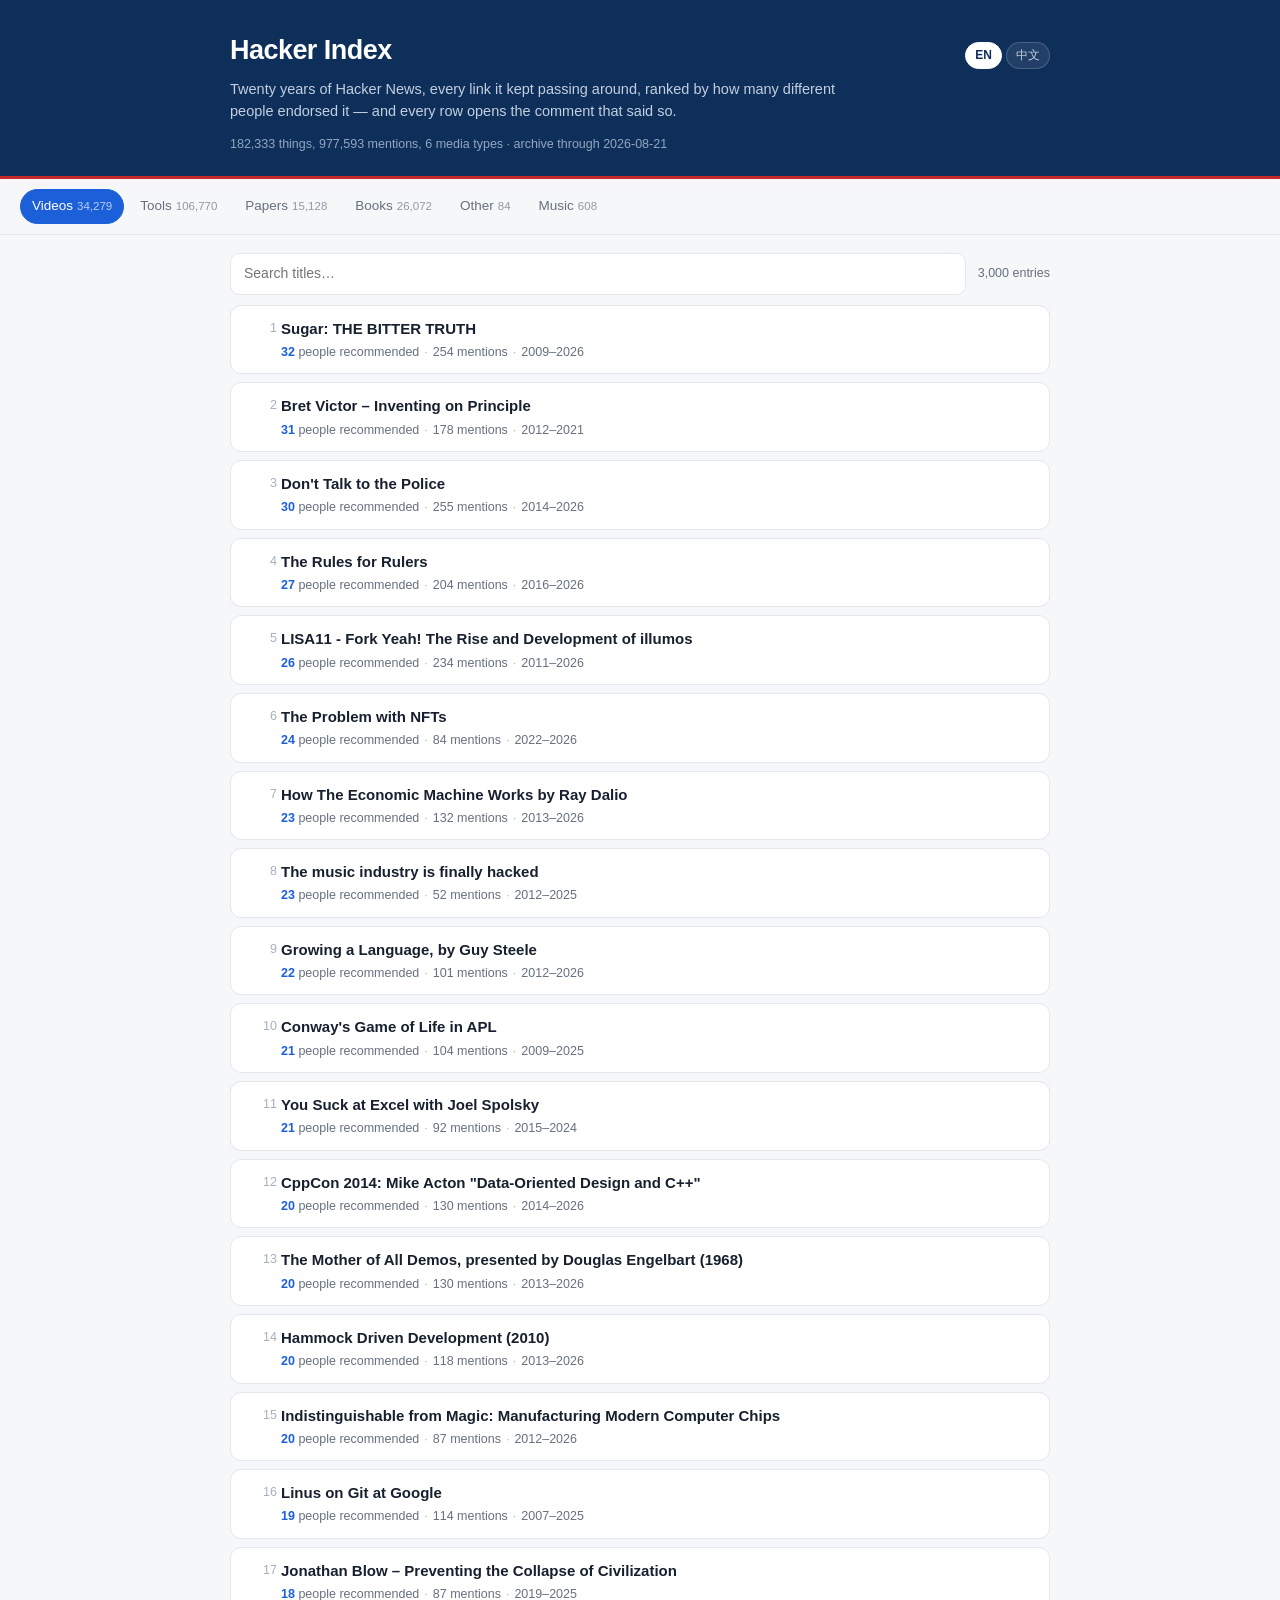
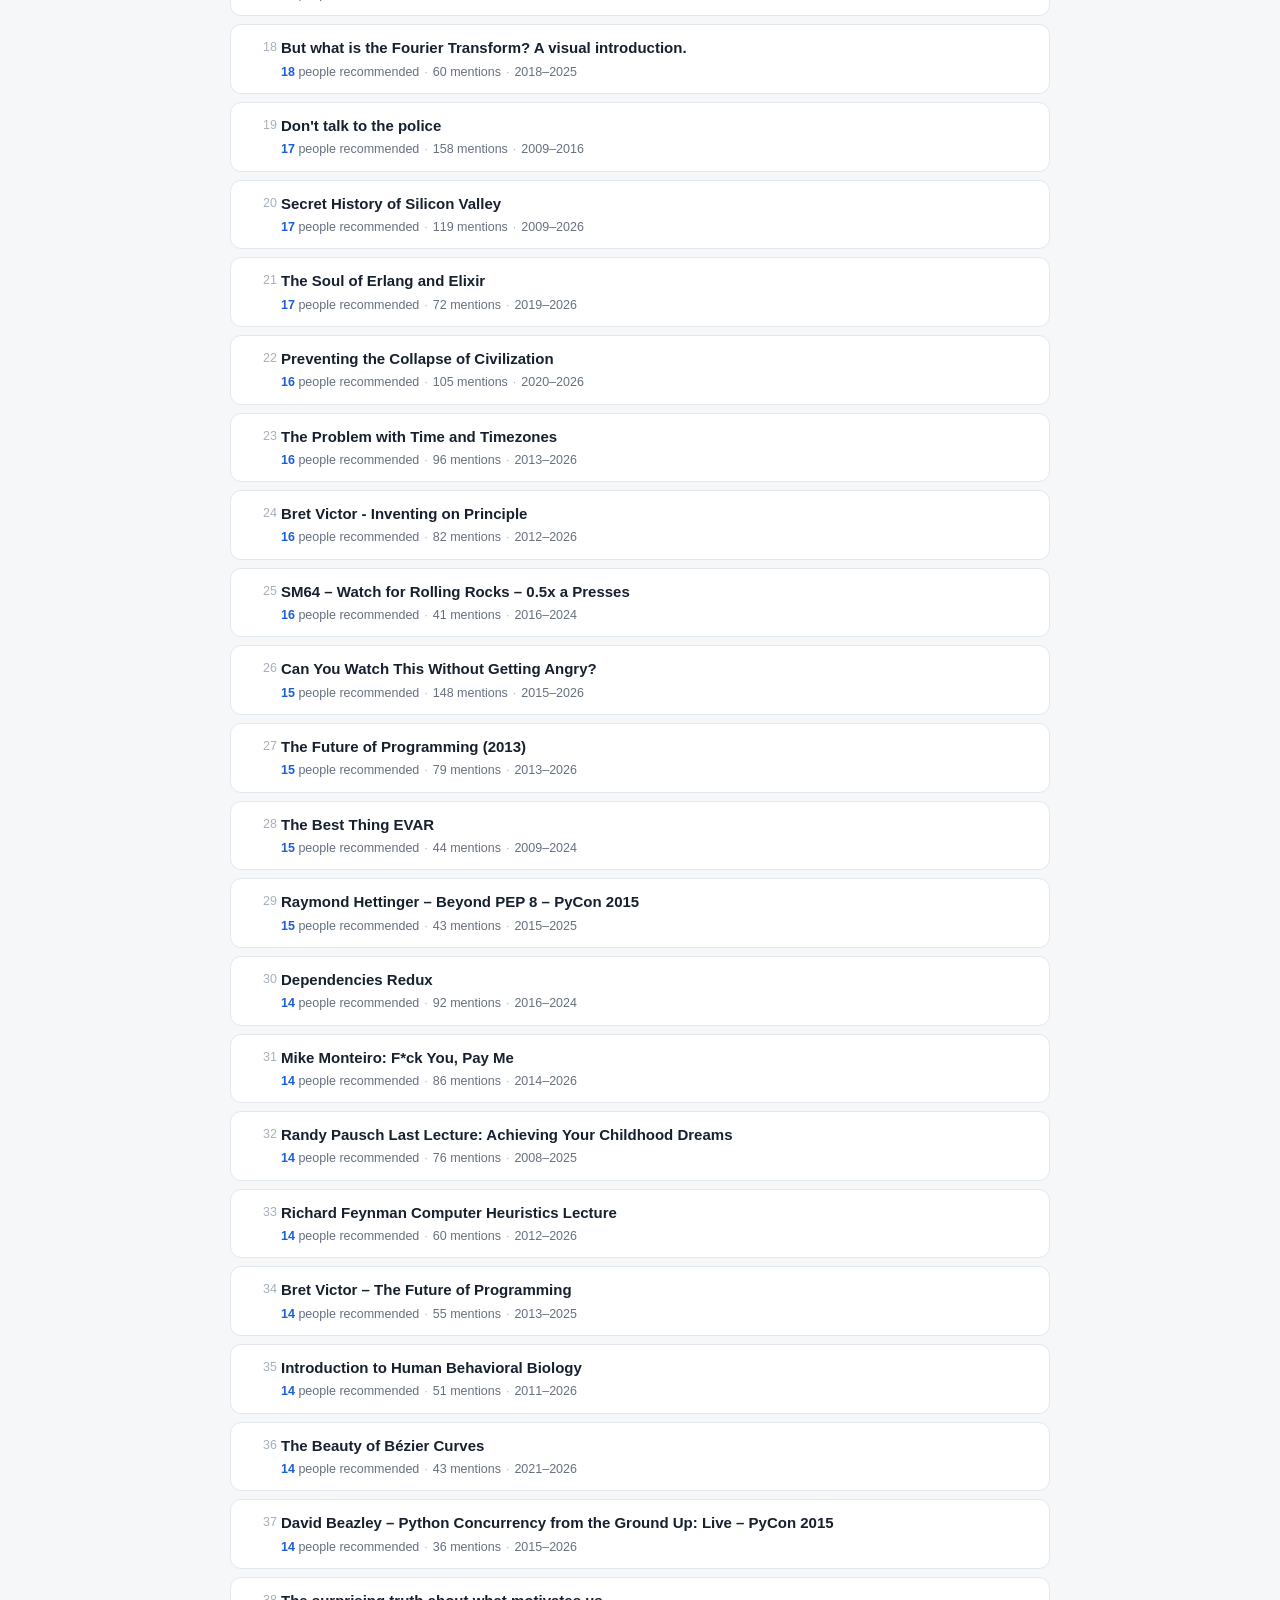
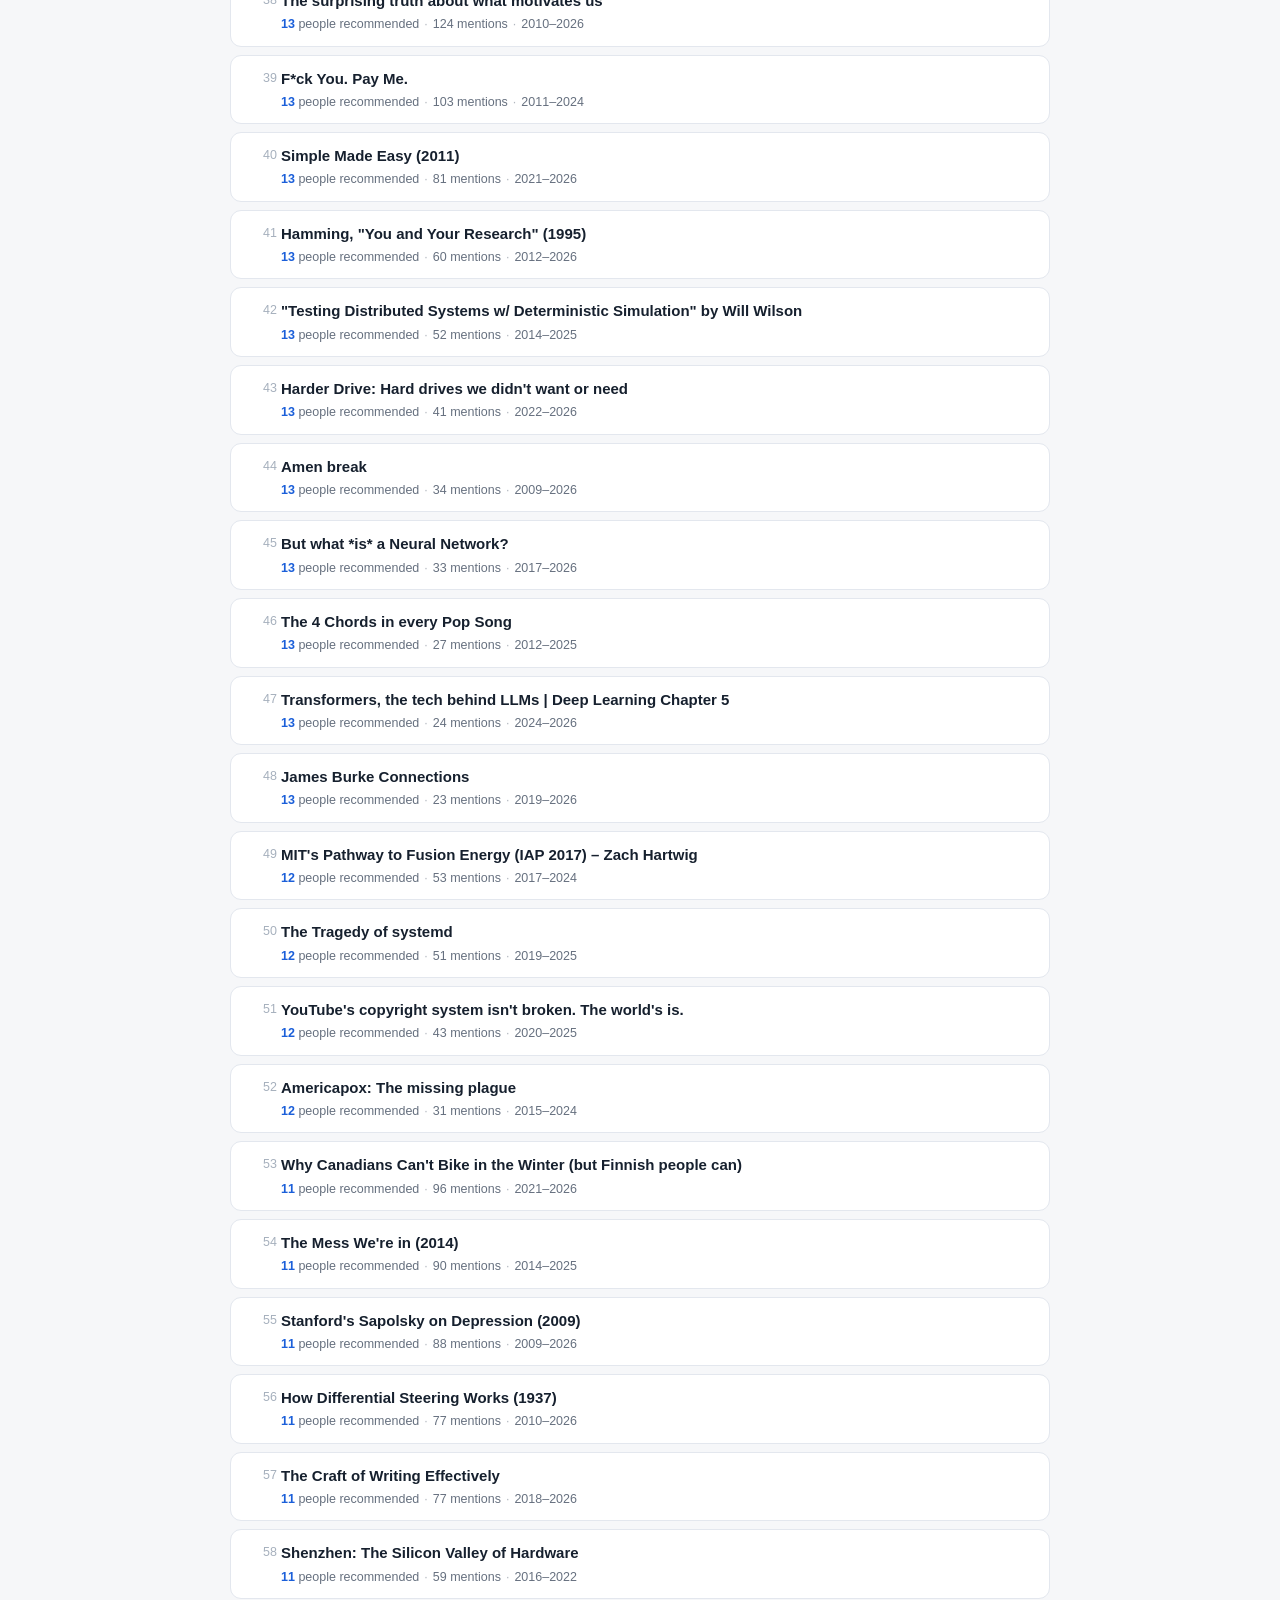
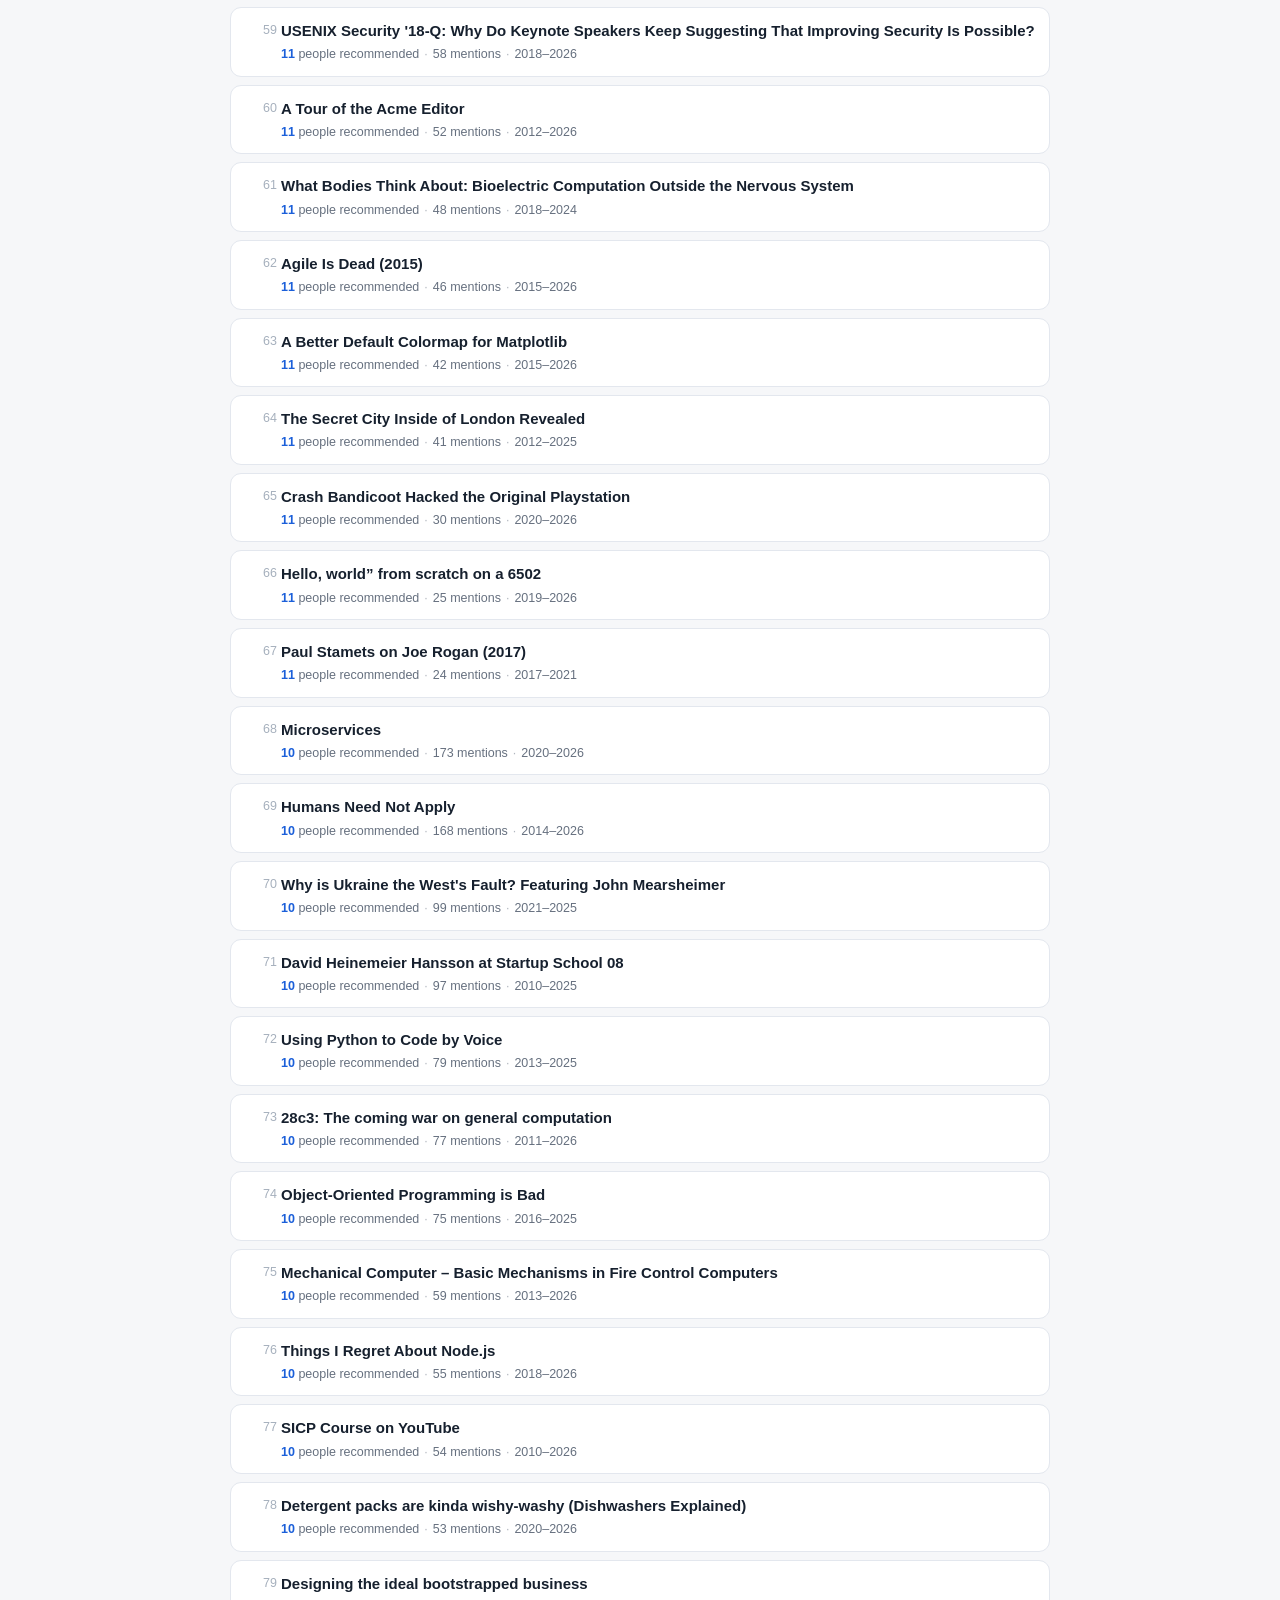
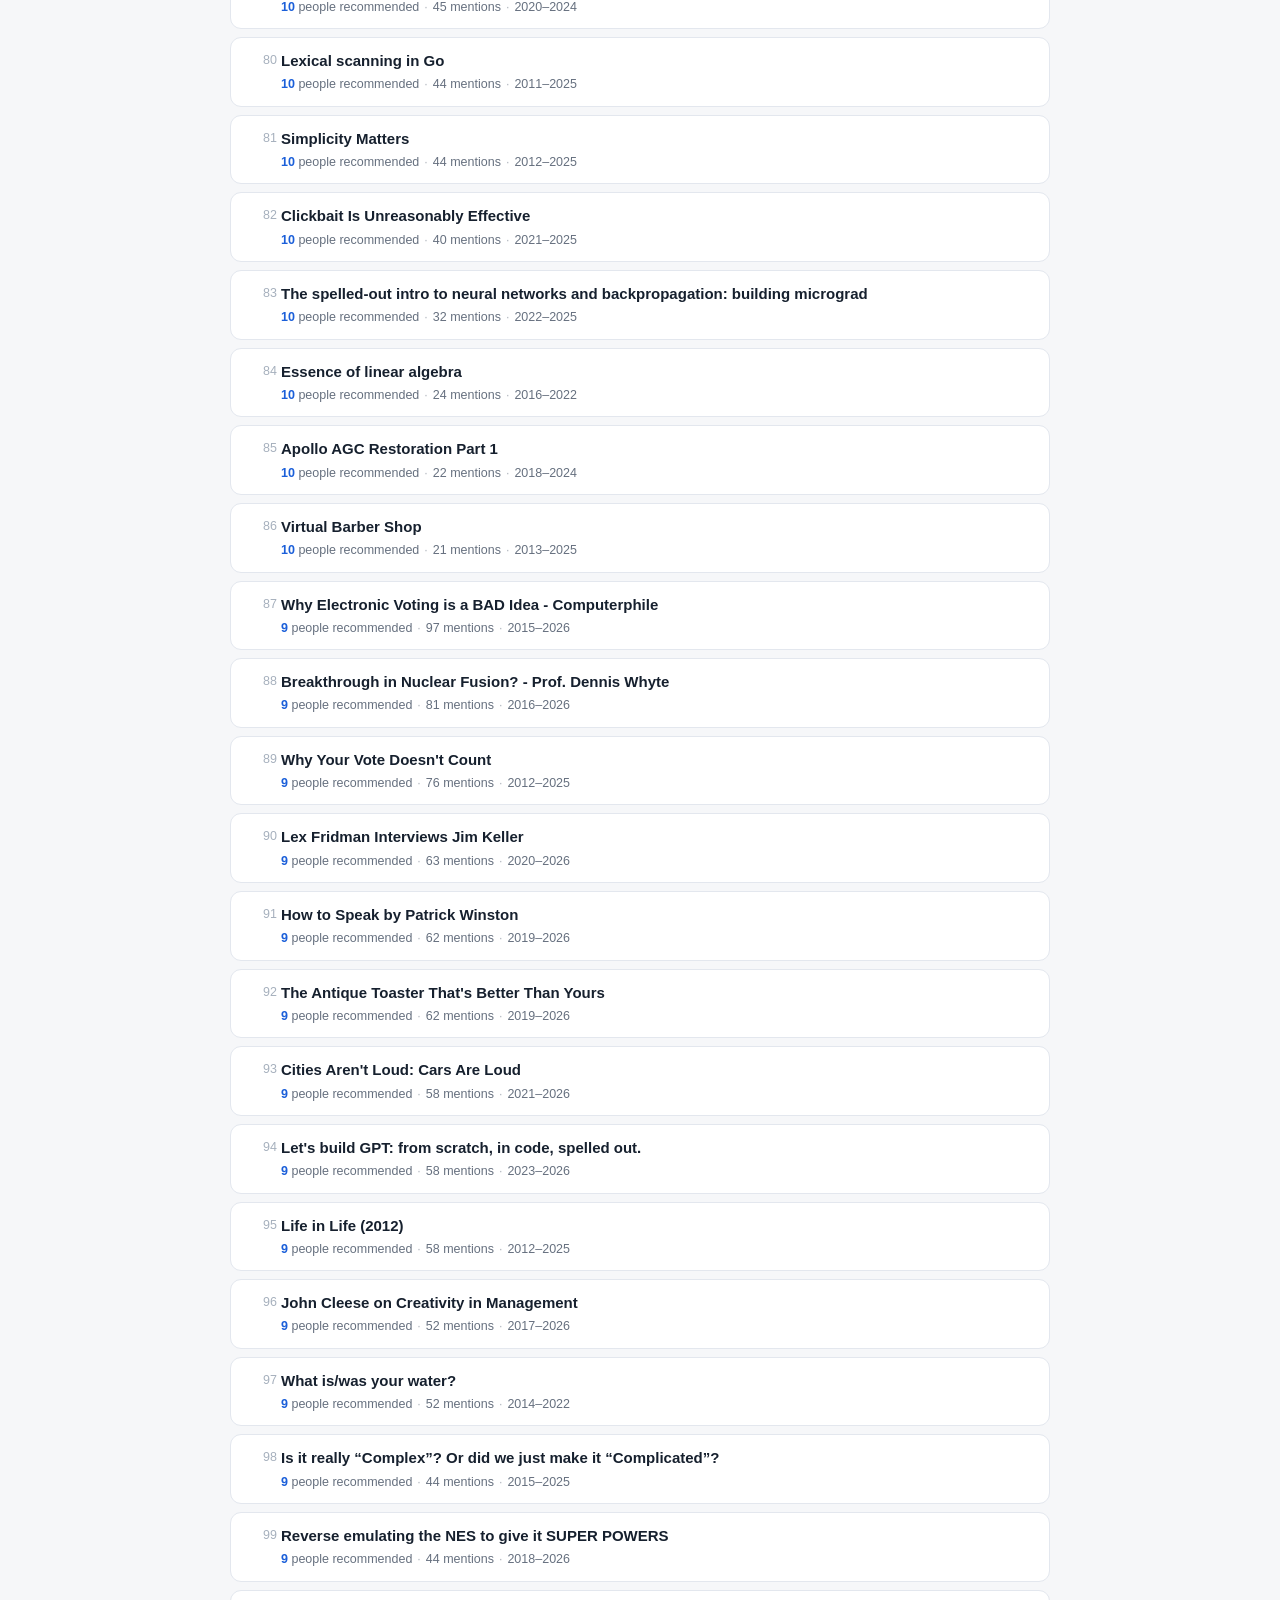
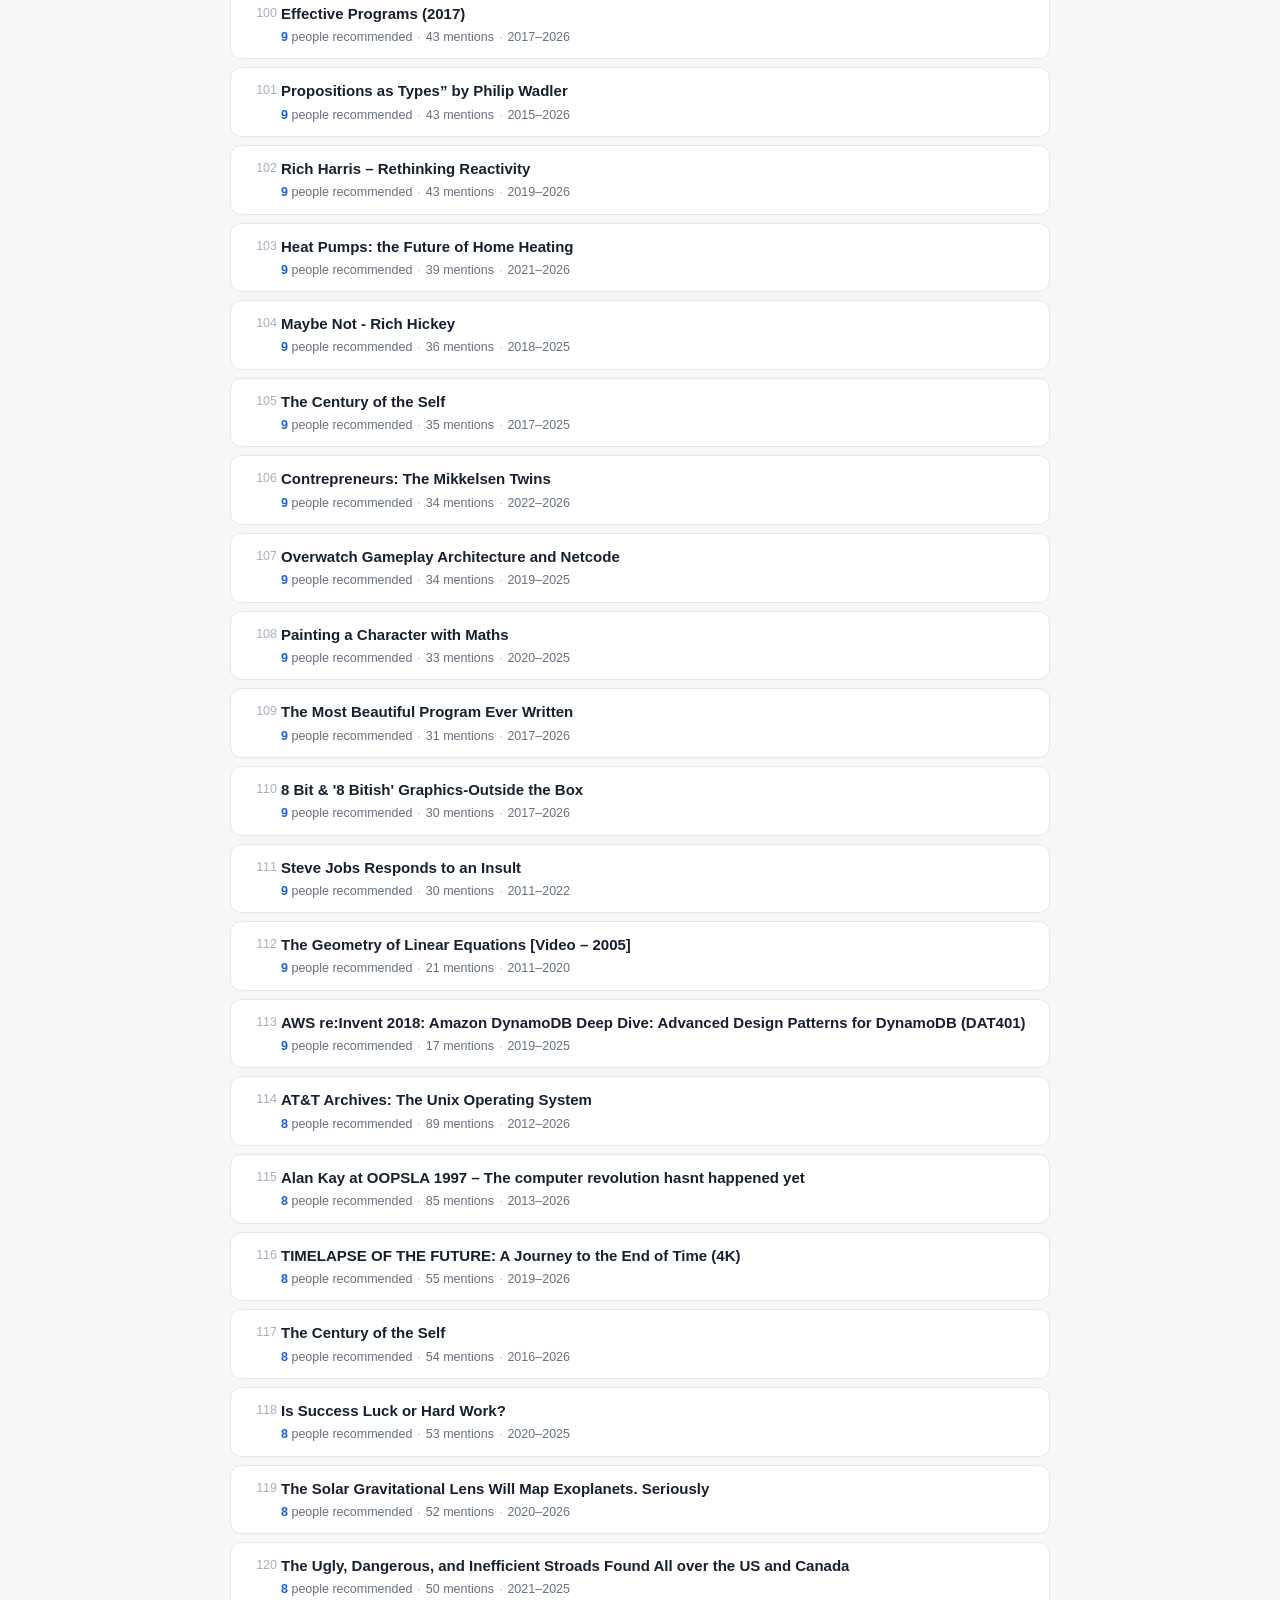
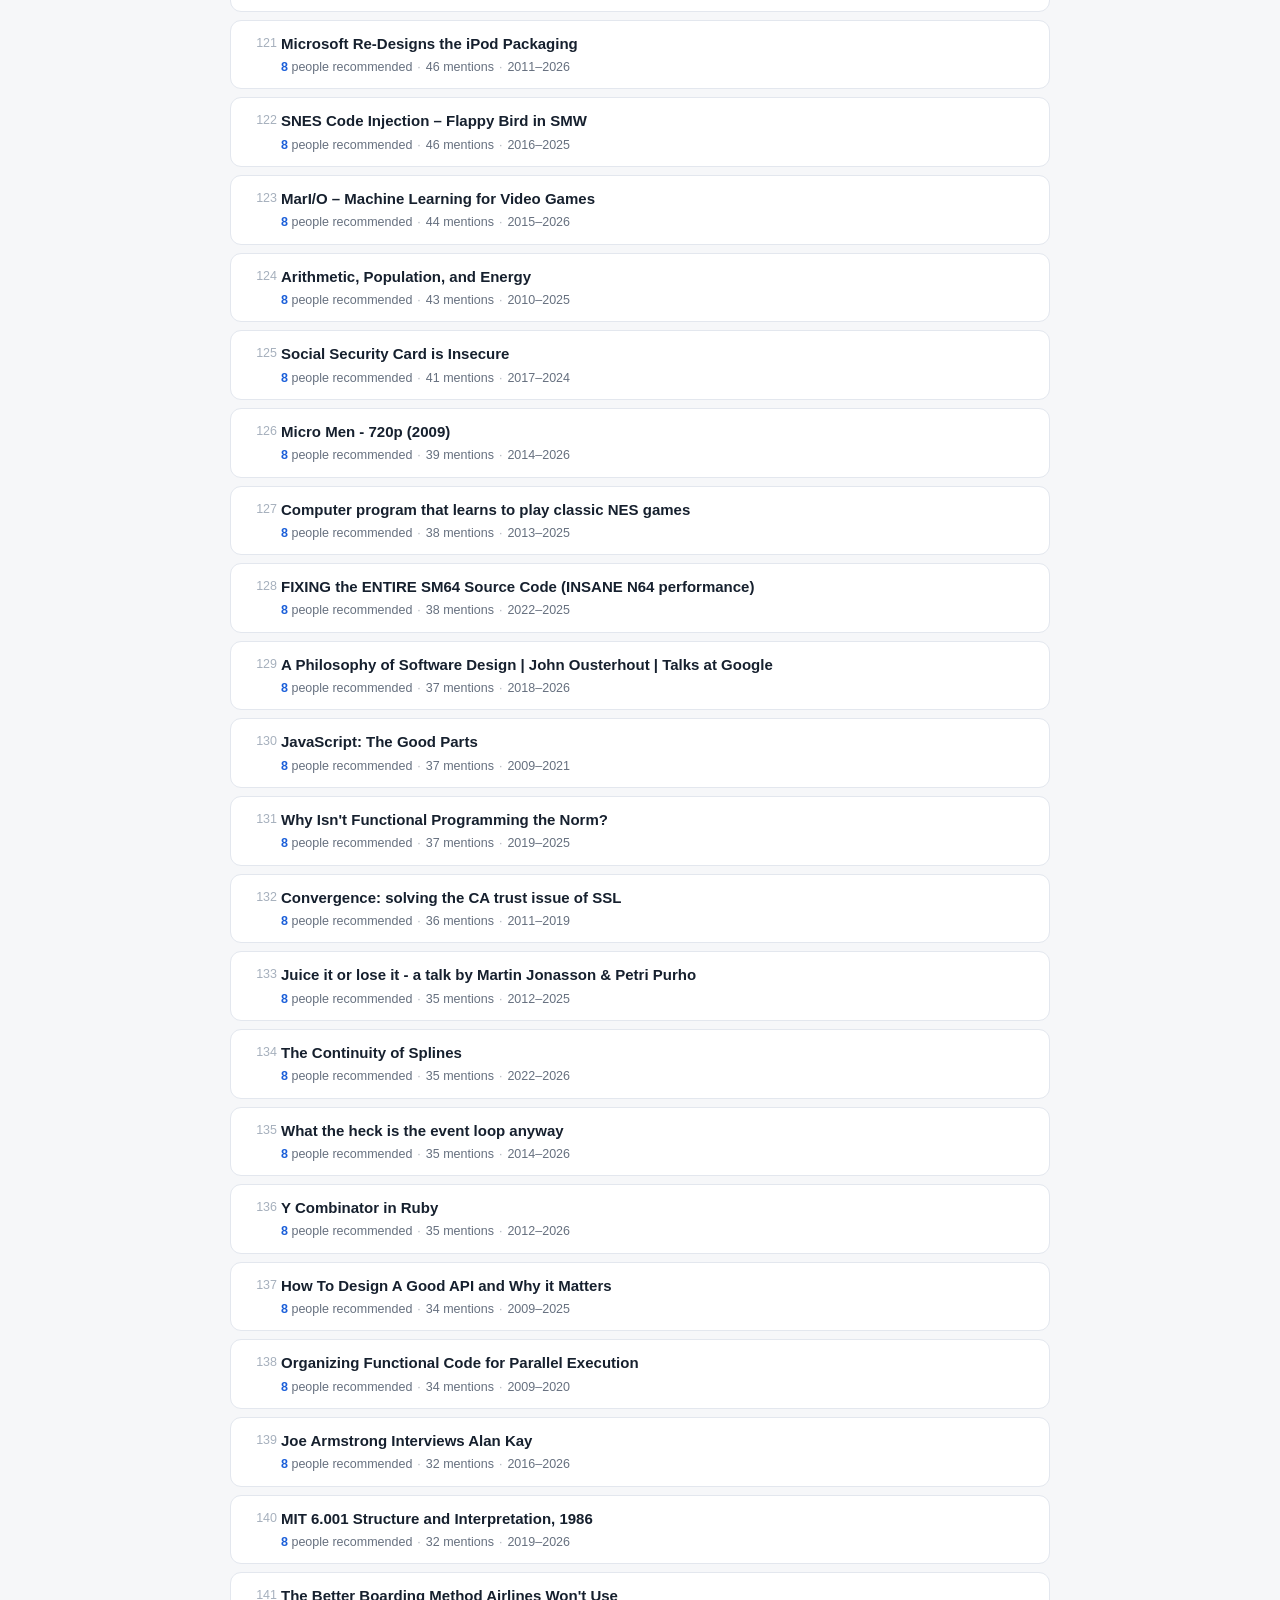
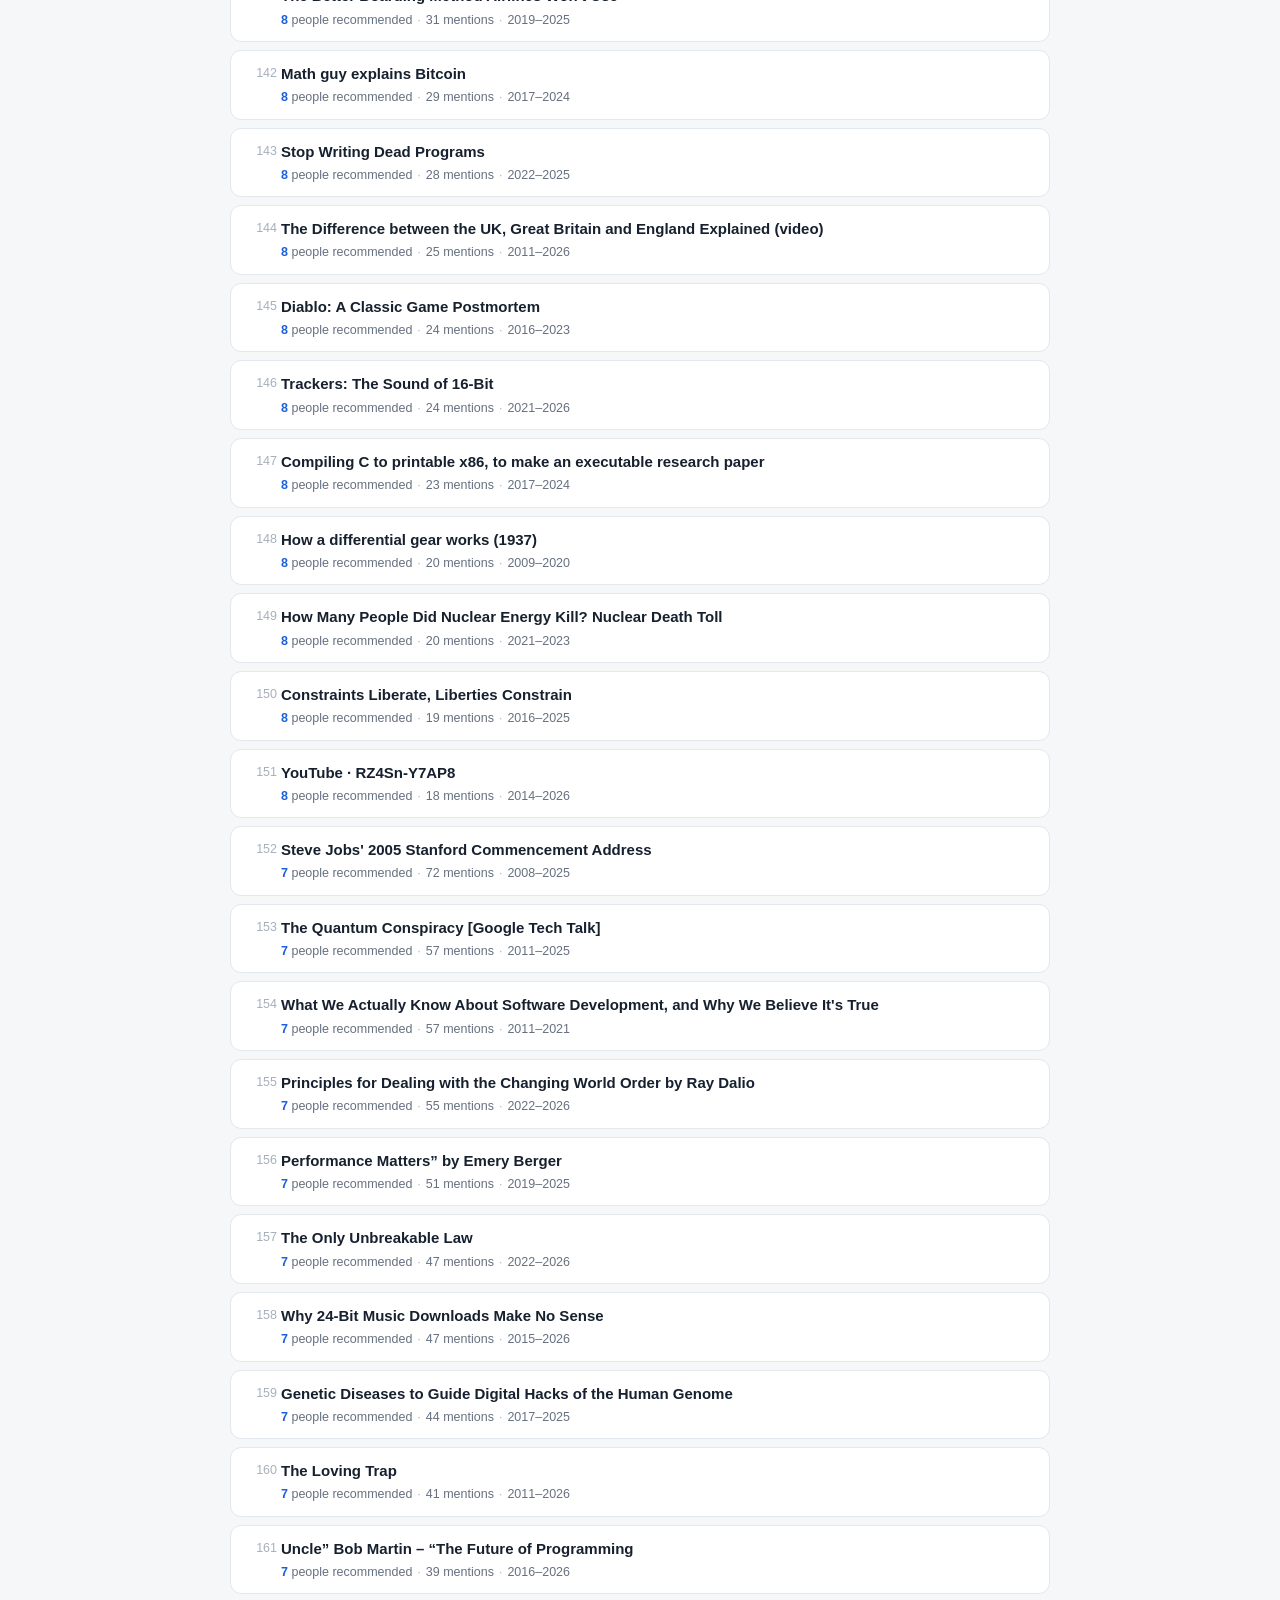
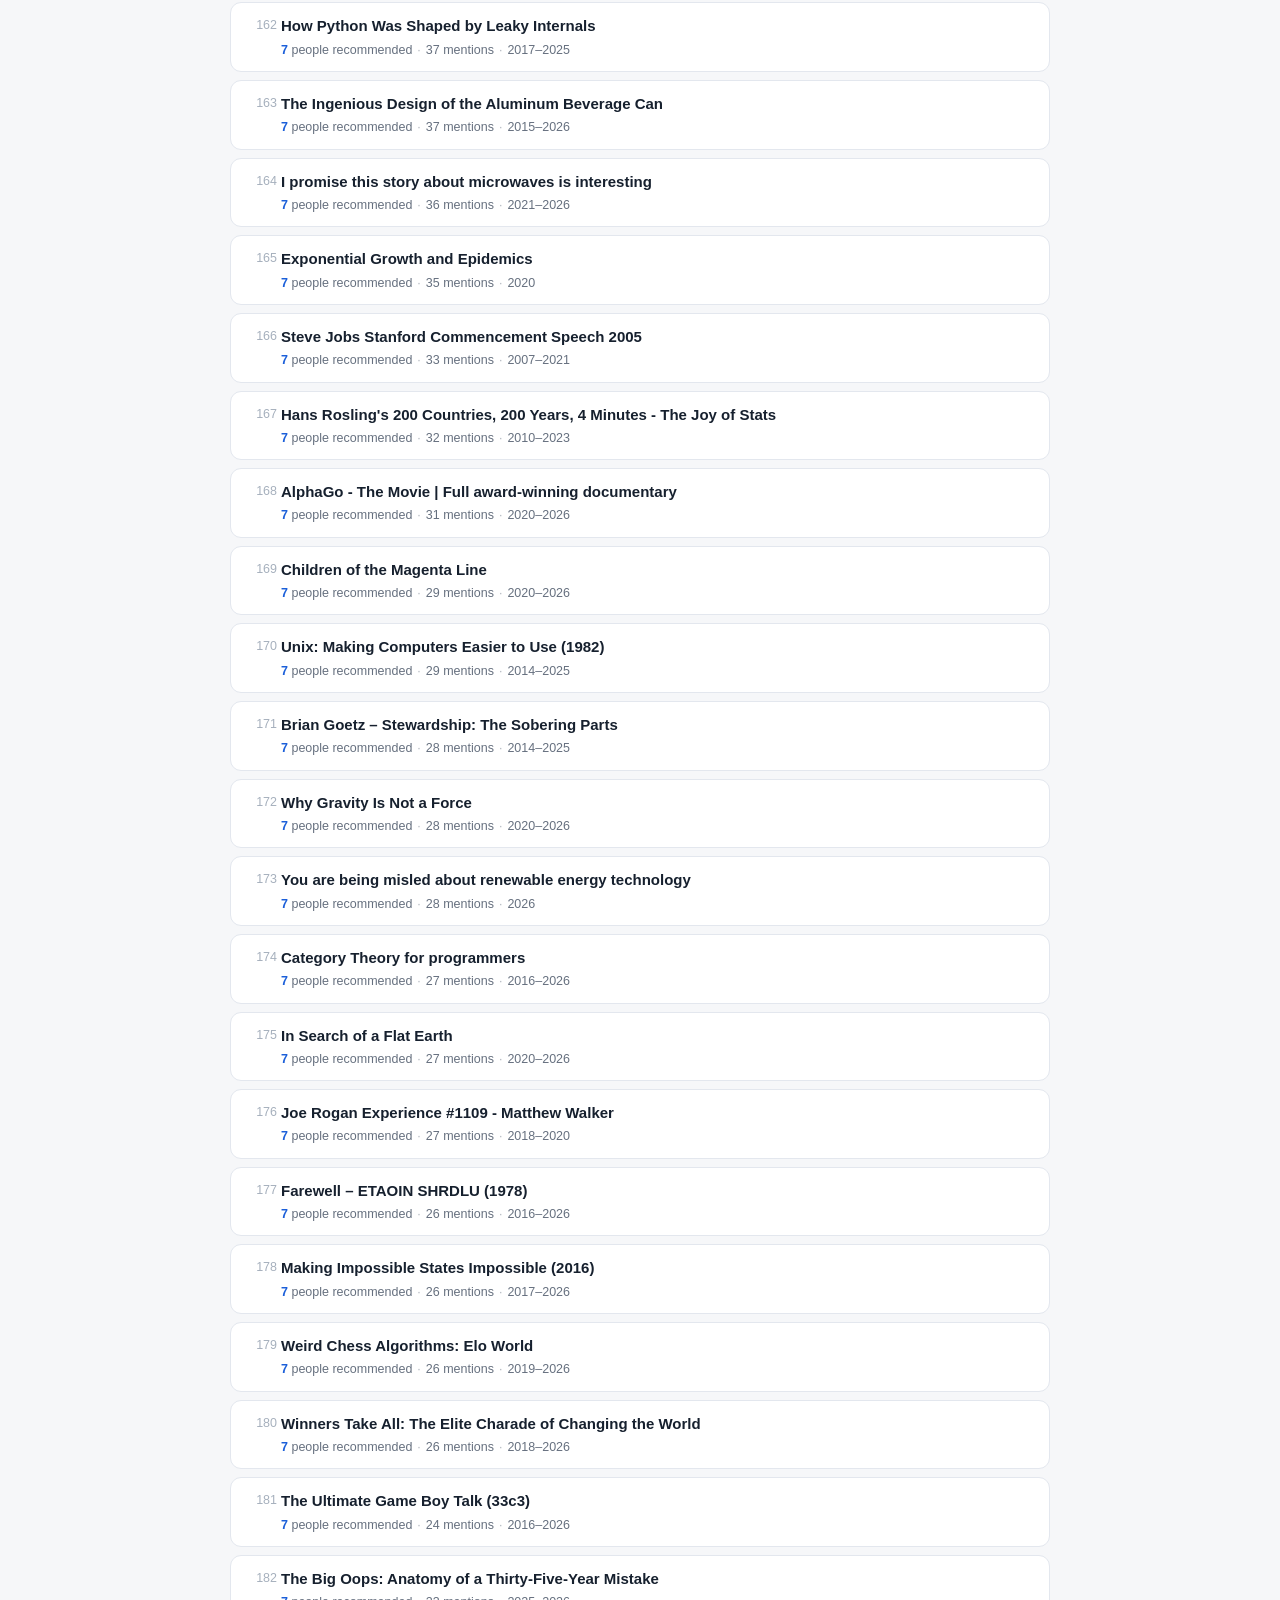
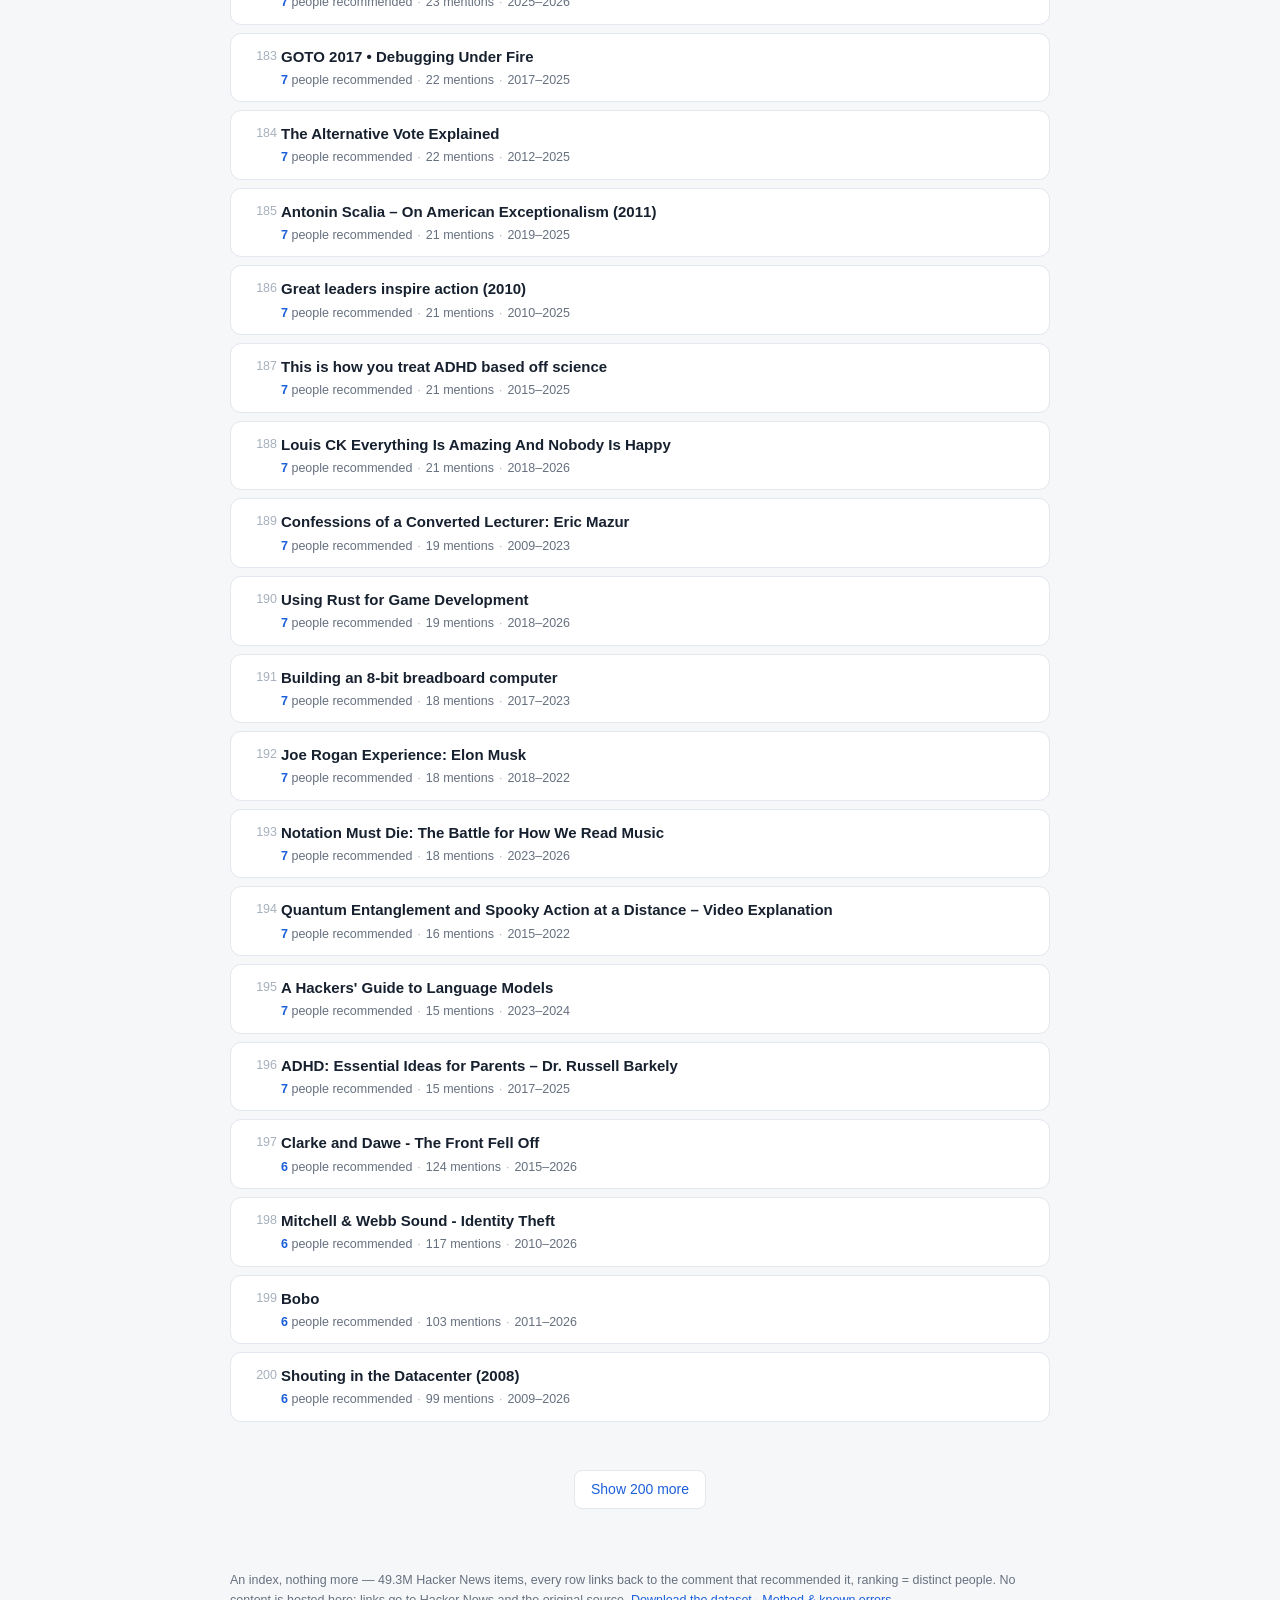
<file: index.html>
<!doctype html>
<html lang="en">
<head>
<meta charset="utf-8">
<meta name="viewport" content="width=device-width, initial-scale=1">
<title>Hacker Index — what Hacker News keeps recommending</title>
<meta name="description" content="Every book, paper, video, podcast, film, game, album and tool that Hacker News has kept recommending for 20 years — with the receipts.">
<link rel="stylesheet" href="style.css">
</head>
<body>
<header class="masthead">
  <div class="wrap">
    <div class="topline">
      <h1>Hacker Index</h1>
      <div class="lang" id="lang"></div>
    </div>
    <p class="lede" id="lede"></p>
    <p class="stats" id="stats">loading…</p>
  </div>
</header>

<nav class="tabs" id="tabs"></nav>

<main class="wrap">
  <div class="intro" id="intro" style="display:none"></div>
  <div class="toolbar">
    <input id="q" type="search" placeholder="Search titles…" autocomplete="off" spellcheck="false">
    <span class="count" id="count"></span>
  </div>
  <p class="note" id="note" style="display:none"></p>
  <ol class="list" id="list"></ol>
  <p class="foot" id="foot"></p>
</main>

<script src="app.js"></script>
</body>
</html>
</file>
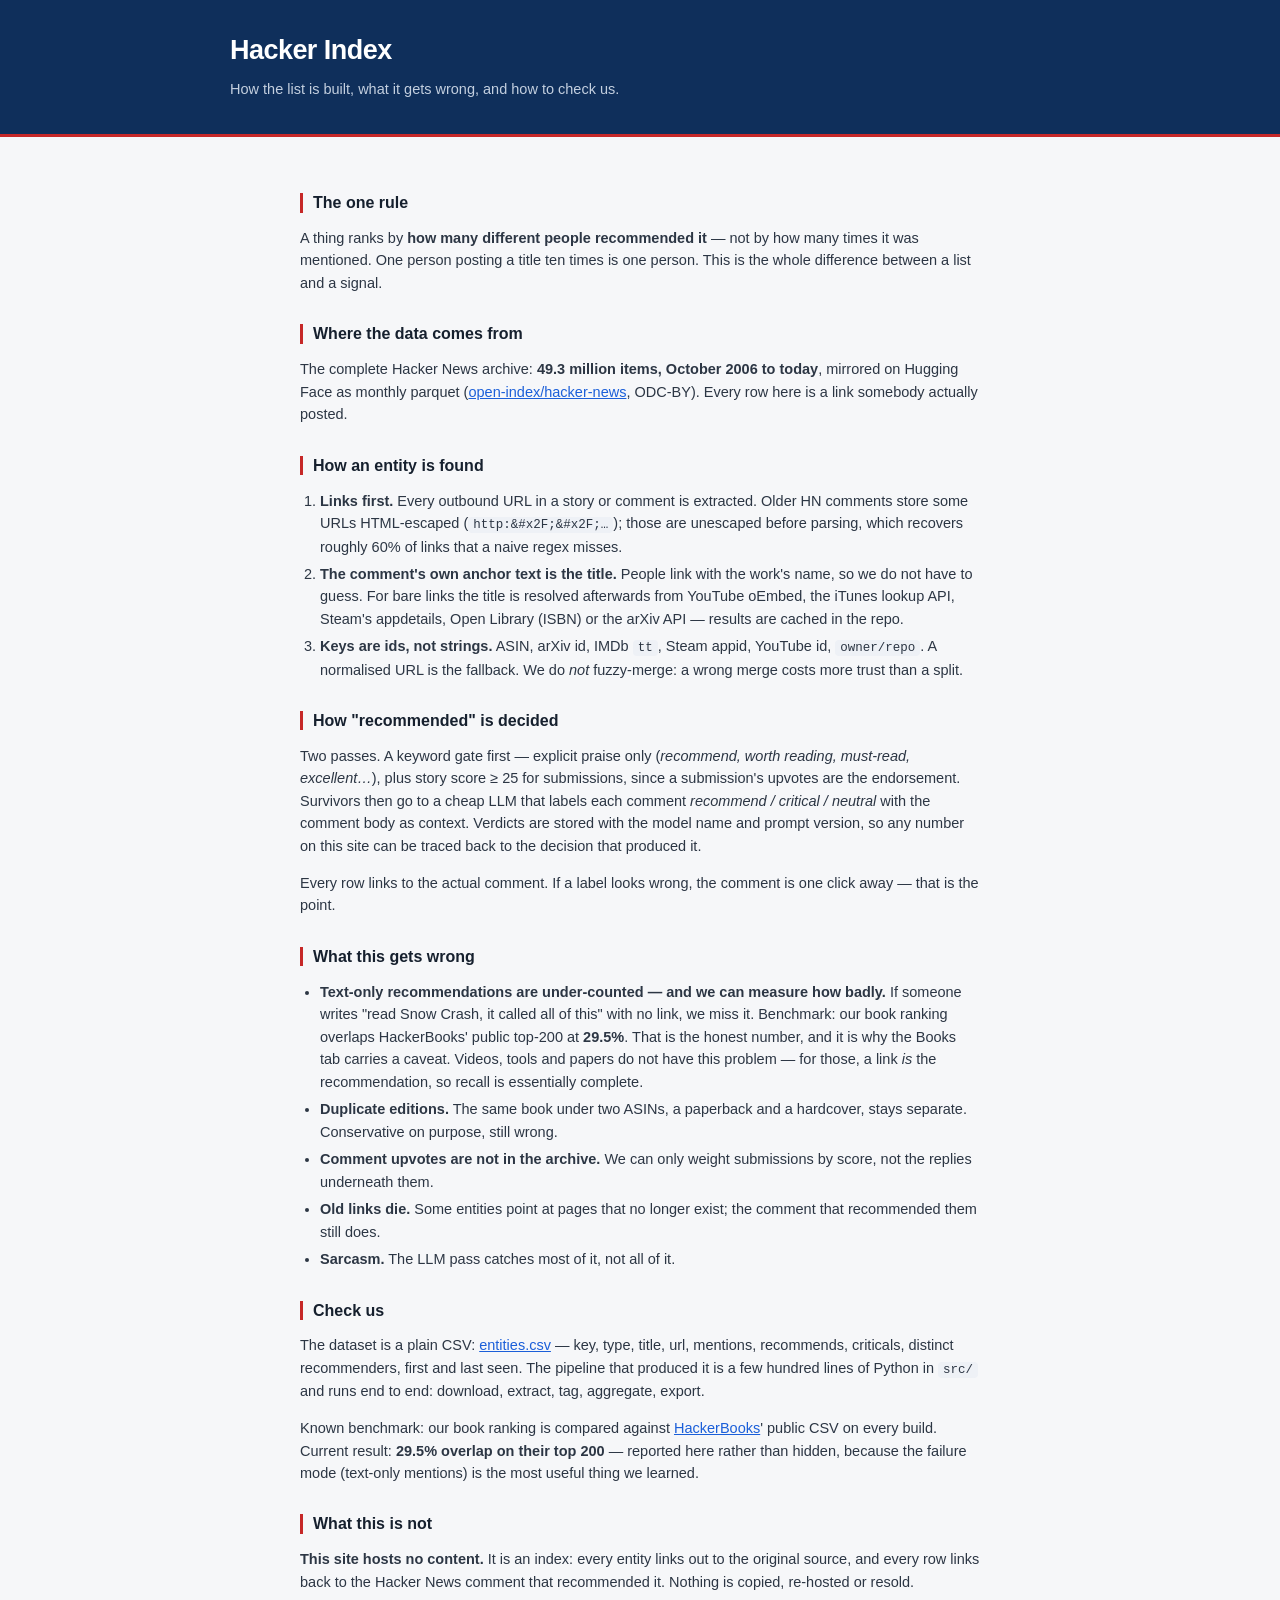
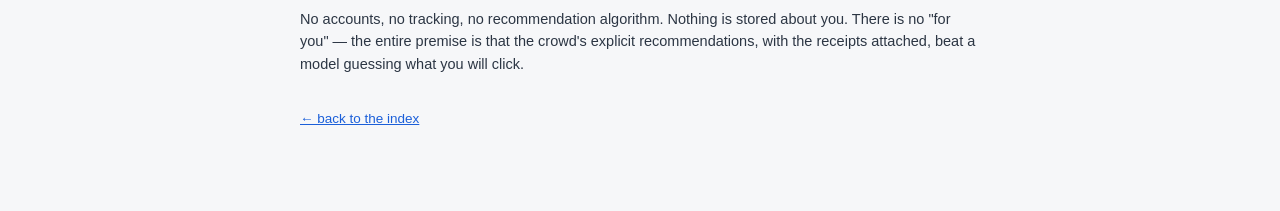
<file: method.html>
<!doctype html>
<html lang="en">
<head>
<meta charset="utf-8">
<meta name="viewport" content="width=device-width, initial-scale=1">
<title>Method — Hacker Index</title>
<link rel="stylesheet" href="style.css">
</head>
<body>
<header class="masthead">
  <div class="wrap">
    <h1><a href="./">Hacker Index</a></h1>
    <p class="lede">How the list is built, what it gets wrong, and how to check us.</p>
  </div>
</header>

<main class="wrap prose">
  <h2>The one rule</h2>
  <p>
    A thing ranks by <strong>how many different people recommended it</strong> — not by how
    many times it was mentioned. One person posting a title ten times is one person.
    This is the whole difference between a list and a signal.
  </p>

  <h2>Where the data comes from</h2>
  <p>
    The complete Hacker News archive: <strong>49.3 million items, October 2006 to today</strong>,
    mirrored on Hugging Face as monthly parquet
    (<a href="https://huggingface.co/datasets/open-index/hacker-news" rel="noopener">open-index/hacker-news</a>,
    ODC-BY). Every row here is a link somebody actually posted.
  </p>

  <h2>How an entity is found</h2>
  <ol>
    <li><strong>Links first.</strong> Every outbound URL in a story or comment is extracted.
        Older HN comments store some URLs HTML-escaped (<code>http:&amp;#x2F;&amp;#x2F;…</code>);
        those are unescaped before parsing, which recovers roughly 60% of links that a naive
        regex misses.</li>
    <li><strong>The comment's own anchor text is the title.</strong> People link with the
        work's name, so we do not have to guess. For bare links the title is resolved
        afterwards from YouTube oEmbed, the iTunes lookup API, Steam's appdetails,
        Open Library (ISBN) or the arXiv API — results are cached in the repo.</li>
    <li><strong>Keys are ids, not strings.</strong> ASIN, arXiv id, IMDb <code>tt</code>,
        Steam appid, YouTube id, <code>owner/repo</code>. A normalised URL is the fallback.
        We do <em>not</em> fuzzy-merge: a wrong merge costs more trust than a split.</li>
  </ol>

  <h2>How "recommended" is decided</h2>
  <p>
    Two passes. A keyword gate first — explicit praise only (<em>recommend, worth reading,
    must-read, excellent…</em>), plus story score ≥ 25 for submissions, since a submission's
    upvotes are the endorsement. Survivors then go to a cheap LLM that labels each comment
    <em>recommend / critical / neutral</em> with the comment body as context. Verdicts are
    stored with the model name and prompt version, so any number on this site can be traced
    back to the decision that produced it.
  </p>
  <p>
    Every row links to the actual comment. If a label looks wrong, the comment is one click away —
    that is the point.
  </p>

  <h2>What this gets wrong</h2>
  <ul>
    <li><strong>Text-only recommendations are under-counted — and we can measure how badly.</strong>
        If someone writes "read Snow Crash, it called all of this" with no link, we miss it.
        Benchmark: our book ranking overlaps HackerBooks' public top-200 at
        <strong>29.5%</strong>. That is the honest number, and it is why the Books tab carries a
        caveat. Videos, tools and papers do not have this problem — for those, a link
        <em>is</em> the recommendation, so recall is essentially complete.</li>
    <li><strong>Duplicate editions.</strong> The same book under two ASINs, a paperback and a
        hardcover, stays separate. Conservative on purpose, still wrong.</li>
    <li><strong>Comment upvotes are not in the archive.</strong> We can only weight submissions
        by score, not the replies underneath them.</li>
    <li><strong>Old links die.</strong> Some entities point at pages that no longer exist;
        the comment that recommended them still does.</li>
    <li><strong>Sarcasm.</strong> The LLM pass catches most of it, not all of it.</li>
  </ul>

  <h2>Check us</h2>
  <p>
    The dataset is a plain CSV: <a href="data/entities.csv.gz">entities.csv</a> —
    key, type, title, url, mentions, recommends, criticals, distinct recommenders, first and
    last seen. The pipeline that produced it is a few hundred lines of Python in
    <code>src/</code> and runs end to end: download, extract, tag, aggregate, export.
  </p>
  <p>
    Known benchmark: our book ranking is compared against
    <a href="https://hackerbooks.org" rel="noopener">HackerBooks</a>' public CSV on every
    build. Current result: <strong>29.5% overlap on their top 200</strong> — reported here
    rather than hidden, because the failure mode (text-only mentions) is the most useful
    thing we learned.
  </p>

  <h2>What this is not</h2>
  <p>
    <strong>This site hosts no content.</strong> It is an index: every entity links out to
    the original source, and every row links back to the Hacker News comment that
    recommended it. Nothing is copied, re-hosted or resold.
  </p>
  <p>
    No accounts, no tracking, no recommendation algorithm. Nothing is stored about you.
    There is no "for you" — the entire premise is that the crowd's explicit recommendations,
    with the receipts attached, beat a model guessing what you will click.
  </p>

  <p class="back"><a href="./">← back to the index</a></p>
</main>
</body>
</html>
</file>
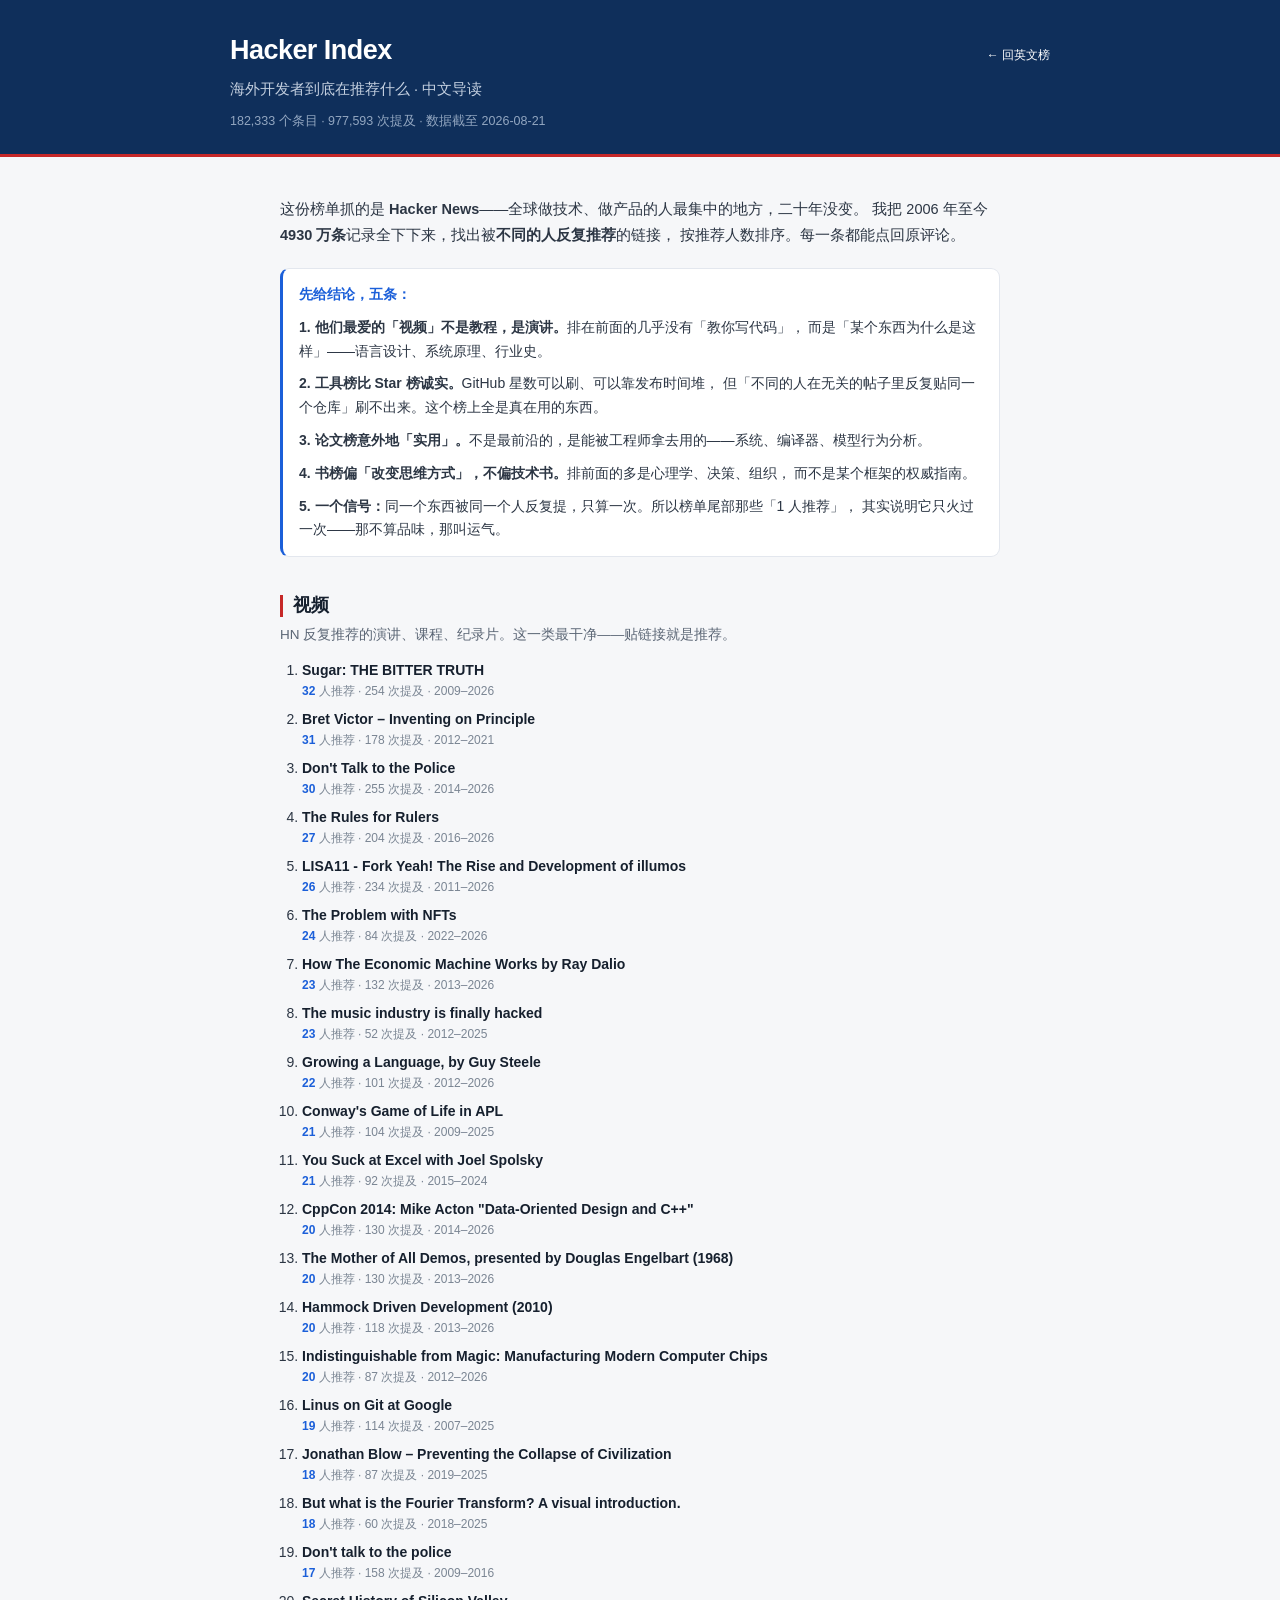
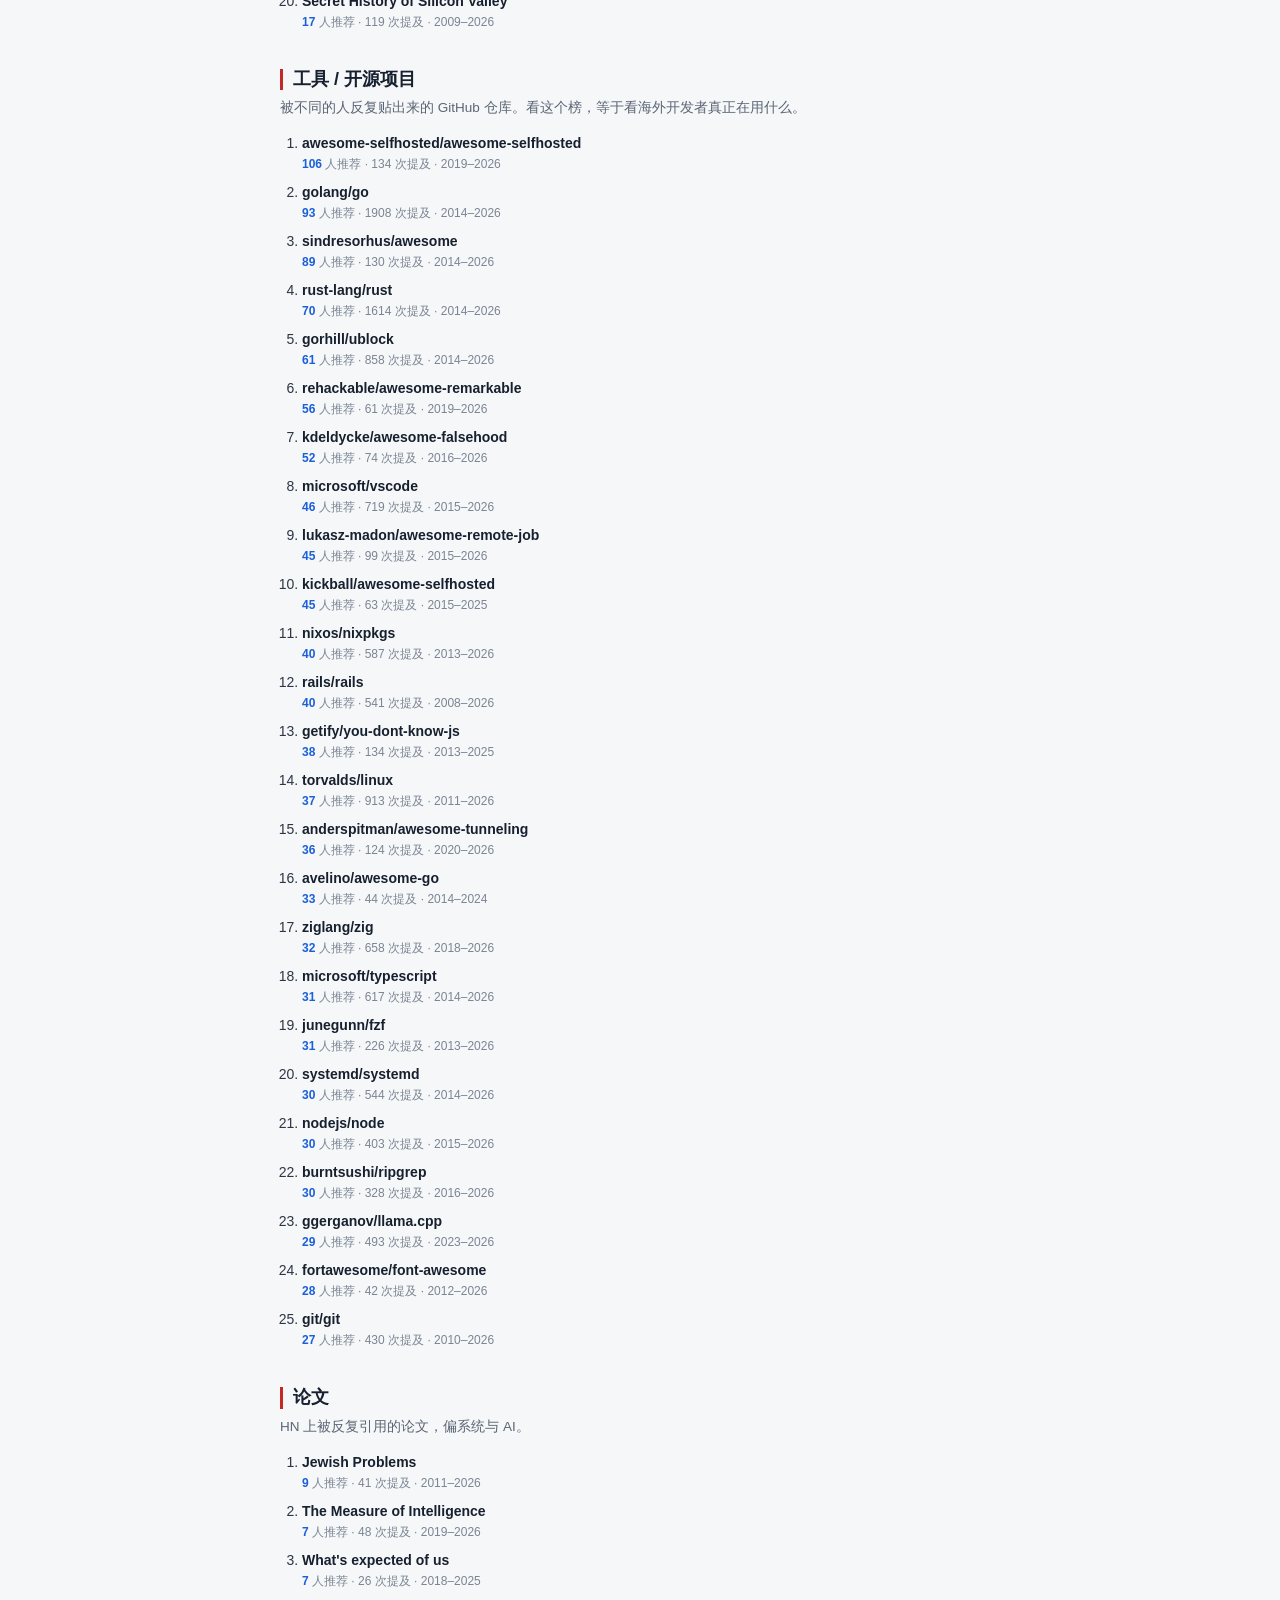
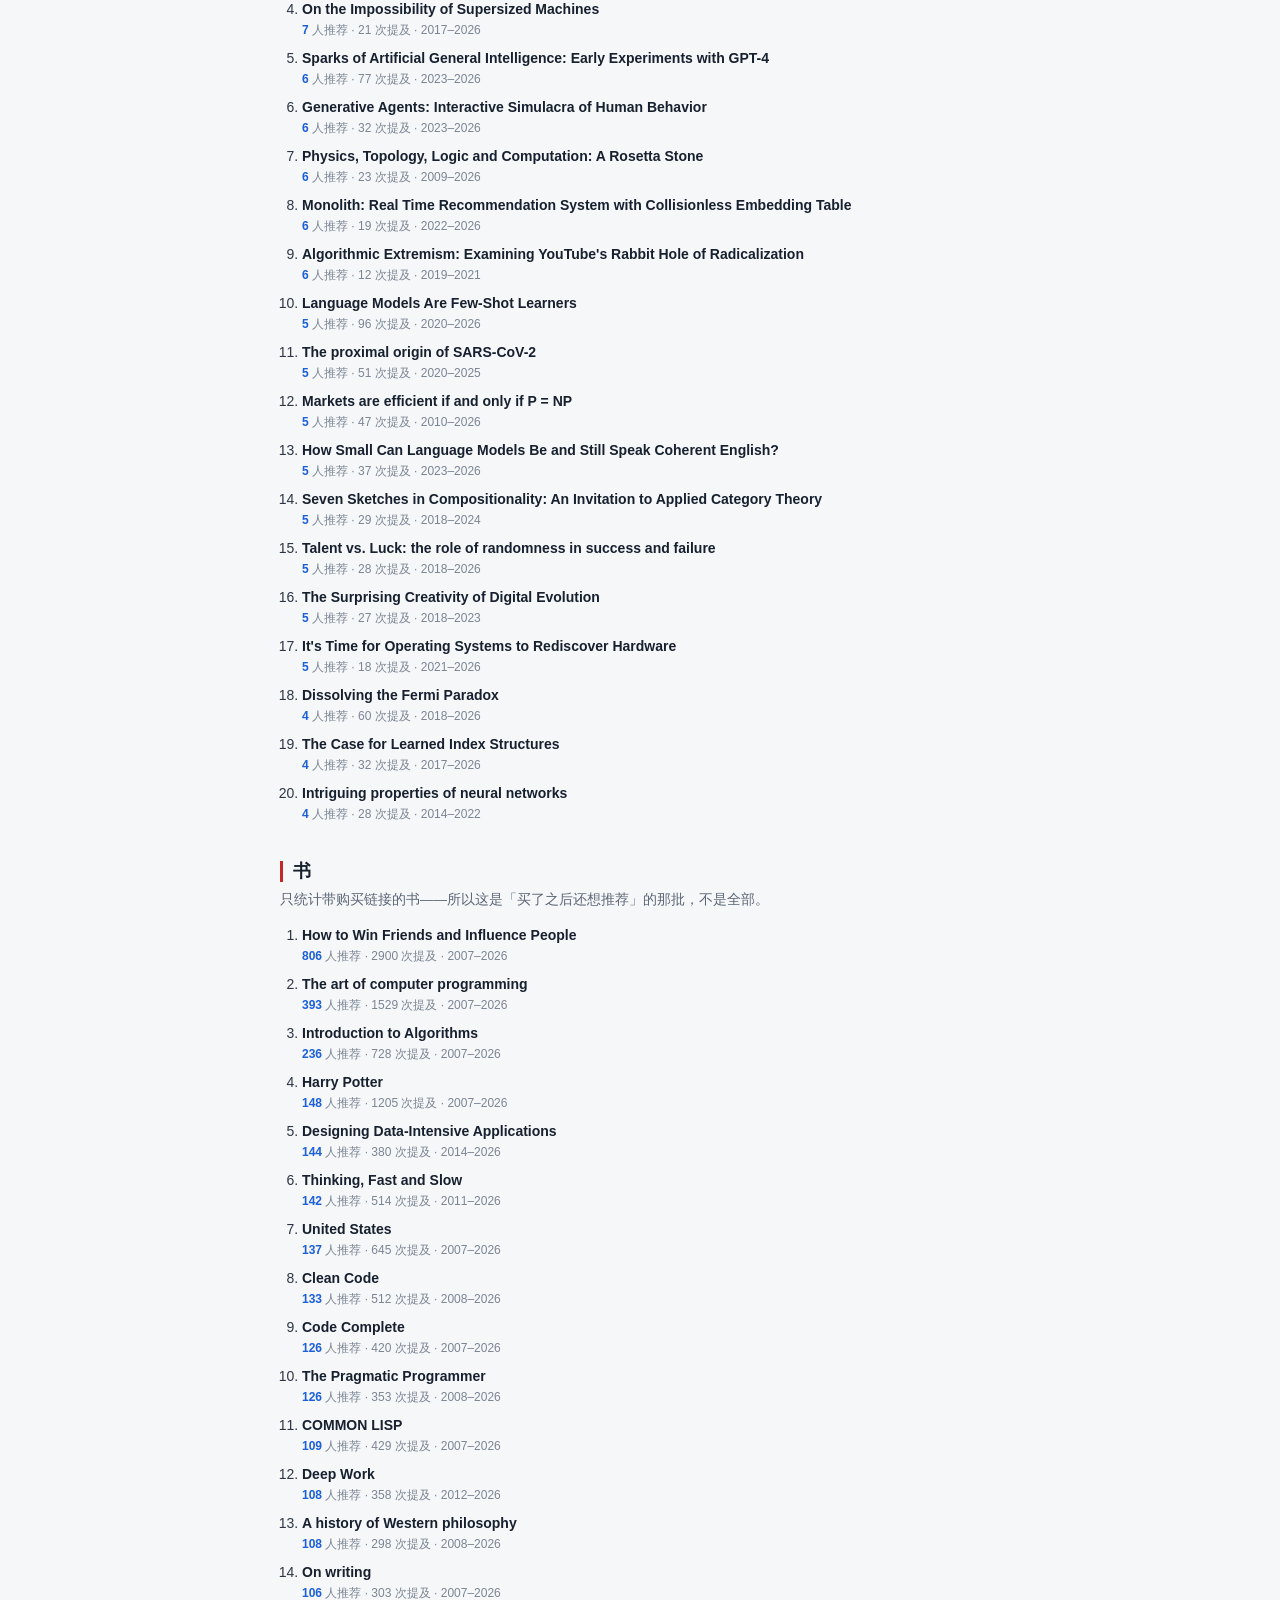
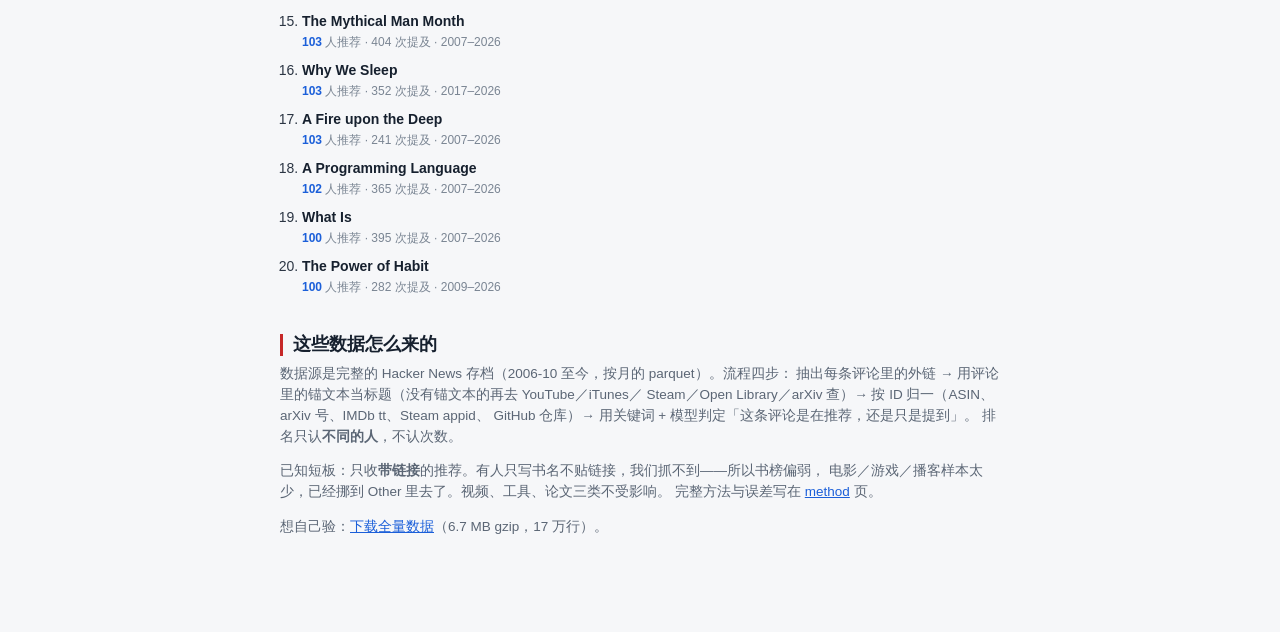
<file: zh.html>
<!doctype html>
<html lang="zh-CN">
<head>
<meta charset="utf-8">
<meta name="viewport" content="width=device-width, initial-scale=1">
<title>海外开发者到底在推荐什么 · Hacker Index 中文导读</title>
<meta name="description" content="从 Hacker News 二十年 4930 万条记录里挖出来的品味画像：他们反复推荐的视频、工具、论文和书。">
<link rel="stylesheet" href="style.css">
<style>
  .prose { max-width: 760px; padding: 26px 20px 80px; }
  .prose h2 { font-size: 18px; margin: 38px 0 8px; padding-left: 10px; border-left: 3px solid var(--red); }
  .prose .blurb { color: #5b6675; font-size: 13.5px; margin: 0 0 14px; }
  ol.zhrank { margin: 0; padding-left: 22px; }
  ol.zhrank li { margin: 9px 0; font-size: 14px; line-height: 1.5; }
  ol.zhrank a { color: var(--ink); text-decoration: none; font-weight: 560; }
  ol.zhrank a:hover { color: var(--blue); text-decoration: underline; }
  ol.zhrank .m { display: block; color: #7a8593; font-size: 12px; margin-top: 1px; font-variant-numeric: tabular-nums; }
  ol.zhrank .m b { color: var(--blue); }
  .lede-cn { font-size: 15px; color: #33404f; line-height: 1.75; }
  .take { background: var(--card); border: 1px solid var(--line); border-left: 3px solid var(--blue);
           border-radius: 9px; padding: 14px 16px; margin: 20px 0; }
  .take p { margin: 0 0 9px; font-size: 14px; line-height: 1.7; }
  .take p:last-child { margin-bottom: 0; }
  .k { color: var(--blue); font-weight: 600; }
</style>
</head>
<body>
<header class="masthead">
  <div class="wrap">
    <div class="topline">
      <h1><a href="./" style="color:inherit;text-decoration:none">Hacker Index</a></h1>
      <div class="lang"><a href="./" style="color:#fff;font-size:12px;text-decoration:none">← 回英文榜</a></div>
    </div>
    <p class="lede">海外开发者到底在推荐什么 · 中文导读</p>
    <p class="stats">182,333 个条目 · 977,593 次提及 · 数据截至 2026-08-21</p>
  </div>
</header>

<main class="wrap prose">
  <p class="lede-cn">
    这份榜单抓的是 <b>Hacker News</b>——全球做技术、做产品的人最集中的地方，二十年没变。
    我把 2006 年至今 <b>4930 万条</b>记录全下下来，找出被<b>不同的人反复推荐</b>的链接，
    按推荐人数排序。每一条都能点回原评论。
  </p>

  <div class="take">
    <p><span class="k">先给结论，五条：</span></p>
    <p><b>1. 他们最爱的「视频」不是教程，是演讲。</b>排在前面的几乎没有「教你写代码」，
       而是「某个东西为什么是这样」——语言设计、系统原理、行业史。</p>
    <p><b>2. 工具榜比 Star 榜诚实。</b>GitHub 星数可以刷、可以靠发布时间堆，
       但「不同的人在无关的帖子里反复贴同一个仓库」刷不出来。这个榜上全是真在用的东西。</p>
    <p><b>3. 论文榜意外地「实用」。</b>不是最前沿的，是能被工程师拿去用的——系统、编译器、模型行为分析。</p>
    <p><b>4. 书榜偏「改变思维方式」，不偏技术书。</b>排前面的多是心理学、决策、组织，
       而不是某个框架的权威指南。</p>
    <p><b>5. 一个信号：</b>同一个东西被同一个人反复提，只算一次。所以榜单尾部那些「1 人推荐」，
       其实说明它只火过一次——那不算品味，那叫运气。</p>
  </div>

  <h2>视频</h2>
  <p class="blurb">HN 反复推荐的演讲、课程、纪录片。这一类最干净——贴链接就是推荐。</p>
  <ol class="zhrank">
<li><a href="https://www.youtube.com/watch?v=dBnniua6-oM" target="_blank" rel="noopener nofollow">Sugar: THE BITTER TRUTH</a><span class="m"><b>32</b> 人推荐 · 254 次提及 · 2009–2026</span></li>
<li><a href="http://vimeo.com/36579366" target="_blank" rel="noopener nofollow">Bret Victor – Inventing on Principle</a><span class="m"><b>31</b> 人推荐 · 178 次提及 · 2012–2021</span></li>
<li><a href="https://www.youtube.com/watch?v=d-7o9xYp7eE" target="_blank" rel="noopener nofollow">Don't Talk to the Police</a><span class="m"><b>30</b> 人推荐 · 255 次提及 · 2014–2026</span></li>
<li><a href="https://www.youtube.com/watch?v=rStL7niR7gs" target="_blank" rel="noopener nofollow">The Rules for Rulers</a><span class="m"><b>27</b> 人推荐 · 204 次提及 · 2016–2026</span></li>
<li><a href="https://www.youtube.com/watch?v=-zRN7XLCRhc" target="_blank" rel="noopener nofollow">LISA11 - Fork Yeah! The Rise and Development of illumos</a><span class="m"><b>26</b> 人推荐 · 234 次提及 · 2011–2026</span></li>
<li><a href="https://www.youtube.com/watch?v=YQ_xWvX1n9g" target="_blank" rel="noopener nofollow">The Problem with NFTs</a><span class="m"><b>24</b> 人推荐 · 84 次提及 · 2022–2026</span></li>
<li><a href="https://www.youtube.com/watch?v=PHe0bXAIuk0" target="_blank" rel="noopener nofollow">How The Economic Machine Works by Ray Dalio</a><span class="m"><b>23</b> 人推荐 · 132 次提及 · 2013–2026</span></li>
<li><a href="https://www.youtube.com/watch?v=5pidokakU4I" target="_blank" rel="noopener nofollow">The music industry is finally hacked</a><span class="m"><b>23</b> 人推荐 · 52 次提及 · 2012–2025</span></li>
<li><a href="https://www.youtube.com/watch?v=_ahvzDzKdB0" target="_blank" rel="noopener nofollow">Growing a Language, by Guy Steele</a><span class="m"><b>22</b> 人推荐 · 101 次提及 · 2012–2026</span></li>
<li><a href="https://www.youtube.com/watch?v=a9xAKttWgP4" target="_blank" rel="noopener nofollow">Conway's Game of Life in APL</a><span class="m"><b>21</b> 人推荐 · 104 次提及 · 2009–2025</span></li>
<li><a href="https://www.youtube.com/watch?v=0nbkaYsR94c" target="_blank" rel="noopener nofollow">You Suck at Excel with Joel Spolsky</a><span class="m"><b>21</b> 人推荐 · 92 次提及 · 2015–2024</span></li>
<li><a href="https://www.youtube.com/watch?v=rX0ItVEVjHc" target="_blank" rel="noopener nofollow">CppCon 2014: Mike Acton "Data-Oriented Design and C++"</a><span class="m"><b>20</b> 人推荐 · 130 次提及 · 2014–2026</span></li>
<li><a href="https://www.youtube.com/watch?v=yJDv-zdhzMY" target="_blank" rel="noopener nofollow">The Mother of All Demos, presented by Douglas Engelbart (1968)</a><span class="m"><b>20</b> 人推荐 · 130 次提及 · 2013–2026</span></li>
<li><a href="https://www.youtube.com/watch?v=f84n5oFoZBc" target="_blank" rel="noopener nofollow">Hammock Driven Development (2010)</a><span class="m"><b>20</b> 人推荐 · 118 次提及 · 2013–2026</span></li>
<li><a href="https://www.youtube.com/watch?v=NGFhc8R_uO4" target="_blank" rel="noopener nofollow">Indistinguishable from Magic: Manufacturing Modern Computer Chips</a><span class="m"><b>20</b> 人推荐 · 87 次提及 · 2012–2026</span></li>
<li><a href="https://www.youtube.com/watch?v=4XpnKHJAok8" target="_blank" rel="noopener nofollow">Linus on Git at Google</a><span class="m"><b>19</b> 人推荐 · 114 次提及 · 2007–2025</span></li>
<li><a href="https://www.youtube.com/watch?v=pW-SOdj4Kkk" target="_blank" rel="noopener nofollow">Jonathan Blow – Preventing the Collapse of Civilization</a><span class="m"><b>18</b> 人推荐 · 87 次提及 · 2019–2025</span></li>
<li><a href="https://www.youtube.com/watch?v=spUNpyF58BY" target="_blank" rel="noopener nofollow">But what is the Fourier Transform? A visual introduction.</a><span class="m"><b>18</b> 人推荐 · 60 次提及 · 2018–2025</span></li>
<li><a href="https://www.youtube.com/watch?v=6wXkI4t7nuc" target="_blank" rel="noopener nofollow">Don't talk to the police</a><span class="m"><b>17</b> 人推荐 · 158 次提及 · 2009–2016</span></li>
<li><a href="https://www.youtube.com/watch?v=ZTC_RxWN_xo" target="_blank" rel="noopener nofollow">Secret History of Silicon Valley</a><span class="m"><b>17</b> 人推荐 · 119 次提及 · 2009–2026</span></li>
  </ol>

  <h2>工具 / 开源项目</h2>
  <p class="blurb">被不同的人反复贴出来的 GitHub 仓库。看这个榜，等于看海外开发者真正在用什么。</p>
  <ol class="zhrank">
<li><a href="https://github.com/awesome-selfhosted/awesome-selfhosted" target="_blank" rel="noopener nofollow">awesome-selfhosted/awesome-selfhosted</a><span class="m"><b>106</b> 人推荐 · 134 次提及 · 2019–2026</span></li>
<li><a href="https://github.com/golang/go/wiki/SliceTricks" target="_blank" rel="noopener nofollow">golang/go</a><span class="m"><b>93</b> 人推荐 · 1908 次提及 · 2014–2026</span></li>
<li><a href="https://github.com/sindresorhus/awesome" target="_blank" rel="noopener nofollow">sindresorhus/awesome</a><span class="m"><b>89</b> 人推荐 · 130 次提及 · 2014–2026</span></li>
<li><a href="https://github.com/rust-lang/rust/issues/54878" target="_blank" rel="noopener nofollow">rust-lang/rust</a><span class="m"><b>70</b> 人推荐 · 1614 次提及 · 2014–2026</span></li>
<li><a href="https://github.com/gorhill/uBlock" target="_blank" rel="noopener nofollow">gorhill/ublock</a><span class="m"><b>61</b> 人推荐 · 858 次提及 · 2014–2026</span></li>
<li><a href="https://github.com/reHackable/awesome-reMarkable" target="_blank" rel="noopener nofollow">rehackable/awesome-remarkable</a><span class="m"><b>56</b> 人推荐 · 61 次提及 · 2019–2026</span></li>
<li><a href="https://github.com/kdeldycke/awesome-falsehood" target="_blank" rel="noopener nofollow">kdeldycke/awesome-falsehood</a><span class="m"><b>52</b> 人推荐 · 74 次提及 · 2016–2026</span></li>
<li><a href="https://github.com/microsoft/vscode" target="_blank" rel="noopener nofollow">microsoft/vscode</a><span class="m"><b>46</b> 人推荐 · 719 次提及 · 2015–2026</span></li>
<li><a href="https://github.com/lukasz-madon/awesome-remote-job" target="_blank" rel="noopener nofollow">lukasz-madon/awesome-remote-job</a><span class="m"><b>45</b> 人推荐 · 99 次提及 · 2015–2026</span></li>
<li><a href="https://github.com/Kickball/awesome-selfhosted" target="_blank" rel="noopener nofollow">kickball/awesome-selfhosted</a><span class="m"><b>45</b> 人推荐 · 63 次提及 · 2015–2025</span></li>
<li><a href="https://github.com/NixOS/nixpkgs" target="_blank" rel="noopener nofollow">nixos/nixpkgs</a><span class="m"><b>40</b> 人推荐 · 587 次提及 · 2013–2026</span></li>
<li><a href="https://github.com/rails/rails/issues/5228" target="_blank" rel="noopener nofollow">rails/rails</a><span class="m"><b>40</b> 人推荐 · 541 次提及 · 2008–2026</span></li>
<li><a href="https://github.com/getify/You-Dont-Know-JS" target="_blank" rel="noopener nofollow">getify/you-dont-know-js</a><span class="m"><b>38</b> 人推荐 · 134 次提及 · 2013–2025</span></li>
<li><a href="https://github.com/torvalds/linux" target="_blank" rel="noopener nofollow">torvalds/linux</a><span class="m"><b>37</b> 人推荐 · 913 次提及 · 2011–2026</span></li>
<li><a href="https://github.com/anderspitman/awesome-tunneling" target="_blank" rel="noopener nofollow">anderspitman/awesome-tunneling</a><span class="m"><b>36</b> 人推荐 · 124 次提及 · 2020–2026</span></li>
<li><a href="https://github.com/avelino/awesome-go" target="_blank" rel="noopener nofollow">avelino/awesome-go</a><span class="m"><b>33</b> 人推荐 · 44 次提及 · 2014–2024</span></li>
<li><a href="https://github.com/ziglang/zig/issues/16270" target="_blank" rel="noopener nofollow">ziglang/zig</a><span class="m"><b>32</b> 人推荐 · 658 次提及 · 2018–2026</span></li>
<li><a href="https://github.com/microsoft/TypeScript/issues/14833" target="_blank" rel="noopener nofollow">microsoft/typescript</a><span class="m"><b>31</b> 人推荐 · 617 次提及 · 2014–2026</span></li>
<li><a href="https://github.com/junegunn/fzf" target="_blank" rel="noopener nofollow">junegunn/fzf</a><span class="m"><b>31</b> 人推荐 · 226 次提及 · 2013–2026</span></li>
<li><a href="https://github.com/systemd/systemd/issues/2402" target="_blank" rel="noopener nofollow">systemd/systemd</a><span class="m"><b>30</b> 人推荐 · 544 次提及 · 2014–2026</span></li>
<li><a href="https://github.com/nodejs/node" target="_blank" rel="noopener nofollow">nodejs/node</a><span class="m"><b>30</b> 人推荐 · 403 次提及 · 2015–2026</span></li>
<li><a href="https://github.com/BurntSushi/ripgrep" target="_blank" rel="noopener nofollow">burntsushi/ripgrep</a><span class="m"><b>30</b> 人推荐 · 328 次提及 · 2016–2026</span></li>
<li><a href="https://github.com/ggerganov/llama.cpp" target="_blank" rel="noopener nofollow">ggerganov/llama.cpp</a><span class="m"><b>29</b> 人推荐 · 493 次提及 · 2023–2026</span></li>
<li><a href="https://github.com/FortAwesome/Font-Awesome" target="_blank" rel="noopener nofollow">fortawesome/font-awesome</a><span class="m"><b>28</b> 人推荐 · 42 次提及 · 2012–2026</span></li>
<li><a href="https://github.com/git/git" target="_blank" rel="noopener nofollow">git/git</a><span class="m"><b>27</b> 人推荐 · 430 次提及 · 2010–2026</span></li>
  </ol>

  <h2>论文</h2>
  <p class="blurb">HN 上被反复引用的论文，偏系统与 AI。</p>
  <ol class="zhrank">
<li><a href="https://arxiv.org/abs/1110.1556" target="_blank" rel="noopener nofollow">Jewish Problems</a><span class="m"><b>9</b> 人推荐 · 41 次提及 · 2011–2026</span></li>
<li><a href="https://arxiv.org/abs/1911.01547" target="_blank" rel="noopener nofollow">The Measure of Intelligence</a><span class="m"><b>7</b> 人推荐 · 48 次提及 · 2019–2026</span></li>
<li><a href="https://www.nature.com/articles/436150a" target="_blank" rel="noopener nofollow">What's expected of us</a><span class="m"><b>7</b> 人推荐 · 26 次提及 · 2018–2025</span></li>
<li><a href="https://arxiv.org/abs/1703.10987" target="_blank" rel="noopener nofollow">On the Impossibility of Supersized Machines</a><span class="m"><b>7</b> 人推荐 · 21 次提及 · 2017–2026</span></li>
<li><a href="https://arxiv.org/abs/2303.12712" target="_blank" rel="noopener nofollow">Sparks of Artificial General Intelligence: Early Experiments with GPT-4</a><span class="m"><b>6</b> 人推荐 · 77 次提及 · 2023–2026</span></li>
<li><a href="https://arxiv.org/abs/2304.03442" target="_blank" rel="noopener nofollow">Generative Agents: Interactive Simulacra of Human Behavior</a><span class="m"><b>6</b> 人推荐 · 32 次提及 · 2023–2026</span></li>
<li><a href="https://arxiv.org/abs/0903.0340" target="_blank" rel="noopener nofollow">Physics, Topology, Logic and Computation: A Rosetta Stone</a><span class="m"><b>6</b> 人推荐 · 23 次提及 · 2009–2026</span></li>
<li><a href="https://arxiv.org/abs/2209.07663" target="_blank" rel="noopener nofollow">Monolith: Real Time Recommendation System with Collisionless Embedding Table</a><span class="m"><b>6</b> 人推荐 · 19 次提及 · 2022–2026</span></li>
<li><a href="https://arxiv.org/abs/1912.11211" target="_blank" rel="noopener nofollow">Algorithmic Extremism: Examining YouTube's Rabbit Hole of Radicalization</a><span class="m"><b>6</b> 人推荐 · 12 次提及 · 2019–2021</span></li>
<li><a href="https://arxiv.org/abs/2005.14165" target="_blank" rel="noopener nofollow">Language Models Are Few-Shot Learners</a><span class="m"><b>5</b> 人推荐 · 96 次提及 · 2020–2026</span></li>
<li><a href="https://www.nature.com/articles/s41591-020-0820-9" target="_blank" rel="noopener nofollow">The proximal origin of SARS-CoV-2</a><span class="m"><b>5</b> 人推荐 · 51 次提及 · 2020–2025</span></li>
<li><a href="https://arxiv.org/abs/1002.2284" target="_blank" rel="noopener nofollow">Markets are efficient if and only if P = NP</a><span class="m"><b>5</b> 人推荐 · 47 次提及 · 2010–2026</span></li>
<li><a href="https://arxiv.org/abs/2305.07759" target="_blank" rel="noopener nofollow">How Small Can Language Models Be and Still Speak Coherent English?</a><span class="m"><b>5</b> 人推荐 · 37 次提及 · 2023–2026</span></li>
<li><a href="https://arxiv.org/abs/1803.05316" target="_blank" rel="noopener nofollow">Seven Sketches in Compositionality: An Invitation to Applied Category Theory</a><span class="m"><b>5</b> 人推荐 · 29 次提及 · 2018–2024</span></li>
<li><a href="https://arxiv.org/abs/1802.07068" target="_blank" rel="noopener nofollow">Talent vs. Luck: the role of randomness in success and failure</a><span class="m"><b>5</b> 人推荐 · 28 次提及 · 2018–2026</span></li>
<li><a href="https://arxiv.org/abs/1803.03453" target="_blank" rel="noopener nofollow">The Surprising Creativity of Digital Evolution</a><span class="m"><b>5</b> 人推荐 · 27 次提及 · 2018–2023</span></li>
<li><a href="https://www.usenix.org/conference/osdi21/presentation/fri-keynote" target="_blank" rel="noopener nofollow">It's Time for Operating Systems to Rediscover Hardware</a><span class="m"><b>5</b> 人推荐 · 18 次提及 · 2021–2026</span></li>
<li><a href="https://arxiv.org/abs/1806.02404" target="_blank" rel="noopener nofollow">Dissolving the Fermi Paradox</a><span class="m"><b>4</b> 人推荐 · 60 次提及 · 2018–2026</span></li>
<li><a href="https://arxiv.org/abs/1712.01208" target="_blank" rel="noopener nofollow">The Case for Learned Index Structures</a><span class="m"><b>4</b> 人推荐 · 32 次提及 · 2017–2026</span></li>
<li><a href="https://arxiv.org/abs/1312.6199" target="_blank" rel="noopener nofollow">Intriguing properties of neural networks</a><span class="m"><b>4</b> 人推荐 · 28 次提及 · 2014–2022</span></li>
  </ol>

  <h2>书</h2>
  <p class="blurb">只统计带购买链接的书——所以这是「买了之后还想推荐」的那批，不是全部。</p>
  <ol class="zhrank">
<li><a href="https://www.amazon.com/How-Fail-Almost-Everything-Still-ebook/dp/B00COOFBA4" target="_blank" rel="noopener nofollow">How to Win Friends and Influence People</a><span class="m"><b>806</b> 人推荐 · 2900 次提及 · 2007–2026</span></li>
<li><a href="http://www.amazon.com/Computer-Programming-Volumes-1-4A-Boxed/dp/0321751043/" target="_blank" rel="noopener nofollow">The art of computer programming</a><span class="m"><b>393</b> 人推荐 · 1529 次提及 · 2007–2026</span></li>
<li><a href="https://archive.org/details/CC501_hypercard" target="_blank" rel="noopener nofollow">Introduction to Algorithms</a><span class="m"><b>236</b> 人推荐 · 728 次提及 · 2007–2026</span></li>
<li><a href="https://www.amazon.com/gp/product/0545790352/ref=as_li_tl?ie=UTF8&amp;camp=1789&amp;creative=9325&amp;creativeASIN=0545790352&amp;linkCode=as2&amp;tag=jelena0c-20&amp;linkId=013f9320fa17941e13d421713384aed2" target="_blank" rel="noopener nofollow">Harry Potter</a><span class="m"><b>148</b> 人推荐 · 1205 次提及 · 2007–2026</span></li>
<li><a href="" target="_blank" rel="noopener nofollow">Designing Data-Intensive Applications</a><span class="m"><b>144</b> 人推荐 · 380 次提及 · 2014–2026</span></li>
<li><a href="http://www.amazon.com/Thinking-Fast-Slow-Daniel-Kahneman/dp/0374533555" target="_blank" rel="noopener nofollow">Thinking, Fast and Slow</a><span class="m"><b>142</b> 人推荐 · 514 次提及 · 2011–2026</span></li>
<li><a href="" target="_blank" rel="noopener nofollow">United States</a><span class="m"><b>137</b> 人推荐 · 645 次提及 · 2007–2026</span></li>
<li><a href="" target="_blank" rel="noopener nofollow">Clean Code</a><span class="m"><b>133</b> 人推荐 · 512 次提及 · 2008–2026</span></li>
<li><a href="" target="_blank" rel="noopener nofollow">Code Complete</a><span class="m"><b>126</b> 人推荐 · 420 次提及 · 2007–2026</span></li>
<li><a href="" target="_blank" rel="noopener nofollow">The Pragmatic Programmer</a><span class="m"><b>126</b> 人推荐 · 353 次提及 · 2008–2026</span></li>
<li><a href="http://www.amazon.com/Common-LISP-Recipes-Problem-Solution-Approach/dp/1484211774" target="_blank" rel="noopener nofollow">COMMON LISP</a><span class="m"><b>109</b> 人推荐 · 429 次提及 · 2007–2026</span></li>
<li><a href="" target="_blank" rel="noopener nofollow">Deep Work</a><span class="m"><b>108</b> 人推荐 · 358 次提及 · 2012–2026</span></li>
<li><a href="https://www.amazon.com/History-Programming-Languages-Thomas-Bergin/dp/0201895021" target="_blank" rel="noopener nofollow">A history of Western philosophy</a><span class="m"><b>108</b> 人推荐 · 298 次提及 · 2008–2026</span></li>
<li><a href="" target="_blank" rel="noopener nofollow">On writing</a><span class="m"><b>106</b> 人推荐 · 303 次提及 · 2007–2026</span></li>
<li><a href="https://archive.org/details/mythicalmanmonth00fred" target="_blank" rel="noopener nofollow">The Mythical Man Month</a><span class="m"><b>103</b> 人推荐 · 404 次提及 · 2007–2026</span></li>
<li><a href="https://www.goodreads.com/book/show/34466963-why-we-sleep" target="_blank" rel="noopener nofollow">Why We Sleep</a><span class="m"><b>103</b> 人推荐 · 352 次提及 · 2017–2026</span></li>
<li><a href="https://archive.org/details/fireupondeep00ving" target="_blank" rel="noopener nofollow">A Fire upon the Deep</a><span class="m"><b>103</b> 人推荐 · 241 次提及 · 2007–2026</span></li>
<li><a href="" target="_blank" rel="noopener nofollow">A Programming Language</a><span class="m"><b>102</b> 人推荐 · 365 次提及 · 2007–2026</span></li>
<li><a href="https://archive.org/details/WhatIsTheNameOfThisBook" target="_blank" rel="noopener nofollow">What Is</a><span class="m"><b>100</b> 人推荐 · 395 次提及 · 2007–2026</span></li>
<li><a href="" target="_blank" rel="noopener nofollow">The Power of Habit</a><span class="m"><b>100</b> 人推荐 · 282 次提及 · 2009–2026</span></li>
  </ol>

  <h2>这些数据怎么来的</h2>
  <p class="blurb">
    数据源是完整的 Hacker News 存档（2006-10 至今，按月的 parquet）。流程四步：
    抽出每条评论里的外链 → 用评论里的锚文本当标题（没有锚文本的再去 YouTube／iTunes／
    Steam／Open Library／arXiv 查）→ 按 ID 归一（ASIN、arXiv 号、IMDb tt、Steam appid、
    GitHub 仓库）→ 用关键词 + 模型判定「这条评论是在推荐，还是只是提到」。
    排名只认<b>不同的人</b>，不认次数。
  </p>
  <p class="blurb">
    已知短板：只收<b>带链接</b>的推荐。有人只写书名不贴链接，我们抓不到——所以书榜偏弱，
    电影／游戏／播客样本太少，已经挪到 Other 里去了。视频、工具、论文三类不受影响。
    完整方法与误差写在 <a href="method.html">method</a> 页。
  </p>
  <p class="blurb">
    想自己验：<a href="data/entities.csv.gz">下载全量数据</a>（6.7 MB gzip，17 万行）。
  </p>
</main>
</body>
</html>
</file>
<file: style.css>
:root {
  --ink: #16202e;
  --muted: #66707f;
  --line: #e3e7ee;
  --bg: #f6f7f9;
  --card: #fff;
  --blue: #1b5fd9;
  --blue-soft: #eaf1fd;
  --navy: #0f2f5b;
  --red: #c62828;
}

* { box-sizing: border-box; }

html { -webkit-text-size-adjust: 100%; }

body {
  margin: 0;
  background: var(--bg);
  color: var(--ink);
  font: 15px/1.55 -apple-system, BlinkMacSystemFont, "SF Pro Text", "Segoe UI",
        "PingFang SC", "Hiragino Sans GB", "Microsoft YaHei", sans-serif;
}

.wrap { max-width: 860px; margin: 0 auto; padding: 0 20px; }

.masthead {
  background: var(--navy);
  color: #fff;
  padding: 30px 0 22px;
  border-bottom: 3px solid var(--red);
}
.masthead h1 { margin: 0 0 6px; font-size: 27px; letter-spacing: -.02em; font-weight: 650; }
.lede { margin: 0 0 12px; color: #c3cfdf; font-size: 14.5px; max-width: 640px; }
.stats { margin: 0; font-size: 12.5px; color: #92a6c0; font-variant-numeric: tabular-nums; }

.tabs {
  position: sticky;
  top: 0;
  z-index: 10;
  display: flex;
  gap: 4px;
  overflow-x: auto;
  padding: 10px 20px;
  background: rgba(246, 247, 249, .94);
  backdrop-filter: saturate(180%) blur(8px);
  border-bottom: 1px solid var(--line);
  scrollbar-width: none;
}
.tabs::-webkit-scrollbar { display: none; }
.tabs button {
  flex: 0 0 auto;
  border: 1px solid transparent;
  background: transparent;
  color: var(--muted);
  font: inherit;
  font-size: 13.5px;
  padding: 6px 11px;
  border-radius: 999px;
  cursor: pointer;
}
.tabs button:hover { background: #eceff4; color: var(--ink); }
.tabs button.on {
  background: var(--blue);
  border-color: var(--blue);
  color: #fff;
}
.tabs .n { opacity: .7; font-size: 11.5px; margin-left: 4px; }

.toolbar { display: flex; align-items: center; gap: 12px; margin: 18px 0 10px; }
#q {
  flex: 1;
  padding: 9px 13px;
  border: 1px solid var(--line);
  border-radius: 9px;
  background: var(--card);
  font: inherit;
  font-size: 14px;
  color: var(--ink);
  outline: none;
}
#q:focus { border-color: var(--blue); box-shadow: 0 0 0 3px var(--blue-soft); }
.count { font-size: 12.5px; color: var(--muted); white-space: nowrap; font-variant-numeric: tabular-nums; }

.list { list-style: none; margin: 0; padding: 0; }

.item {
  background: var(--card);
  border: 1px solid var(--line);
  border-radius: 11px;
  margin-bottom: 8px;
  overflow: hidden;
}
.item > .row {
  display: grid;
  grid-template-columns: 38px 1fr;
  gap: 4px;
  padding: 11px 14px 11px 8px;
  cursor: pointer;
  align-items: start;
}
.item > .row:hover { background: #fafbfd; }
.rank {
  color: #a6b0bd;
  font-size: 12.5px;
  font-variant-numeric: tabular-nums;
  text-align: right;
  padding-top: 2px;
}
.name {
  font-weight: 560;
  font-size: 15px;
  color: var(--ink);
  text-decoration: none;
  word-break: break-word;
}
.name:hover { color: var(--blue); }
.meta { margin-top: 3px; font-size: 12.5px; color: var(--muted); font-variant-numeric: tabular-nums; }
.meta b { color: var(--blue); font-weight: 620; }
.meta .dot { margin: 0 5px; opacity: .5; }

.ev { display: none; border-top: 1px solid var(--line); background: #fcfdfe; padding: 10px 14px 12px 50px; }
.item.open .ev { display: block; }
.ev h4 { margin: 0 0 6px; font-size: 12px; text-transform: uppercase; letter-spacing: .06em; color: var(--muted); font-weight: 600; }
.ev ul { margin: 0; padding: 0; list-style: none; }
.ev li { font-size: 13px; padding: 4px 0; color: #3b4657; }
.ev li a { color: var(--blue); text-decoration: none; }
.ev li a:hover { text-decoration: underline; }
.ev .by { color: var(--ink); font-weight: 560; }
.ev .tag {
  display: inline-block;
  font-size: 11px;
  padding: 1px 6px;
  border-radius: 4px;
  background: var(--blue-soft);
  color: var(--blue);
  margin-right: 6px;
}
.ev .tag.c { background: #fdecec; color: var(--red); }

.foot { margin: 22px 0 60px; font-size: 12.5px; color: var(--muted); }
.foot a { color: var(--blue); }

.empty { padding: 40px 0; text-align: center; color: var(--muted); font-size: 14px; }

@media (max-width: 560px) {
  .masthead h1 { font-size: 23px; }
  .lede { font-size: 13.5px; }
  .item > .row { grid-template-columns: 30px 1fr; padding: 10px 12px 10px 6px; }
  .ev { padding-left: 44px; }
}

.masthead h1 a { color: inherit; text-decoration: none; }

.prose { padding-top: 26px; padding-bottom: 70px; max-width: 720px; }
.prose h2 {
  font-size: 16px;
  margin: 30px 0 8px;
  padding-left: 10px;
  border-left: 3px solid var(--red);
  line-height: 1.2;
}
.prose p, .prose li { font-size: 14.5px; color: #2c3644; }
.prose ul, .prose ol { padding-left: 20px; }
.prose li { margin: 5px 0; }
.prose code {
  background: #eef1f6;
  padding: 1px 5px;
  border-radius: 4px;
  font-size: 12.5px;
}
.prose a { color: var(--blue); }
.prose .back { margin-top: 34px; font-size: 13.5px; }

.note {
  margin: 0 0 10px;
  padding: 7px 11px;
  background: #fff7e6;
  border: 1px solid #f0dcae;
  border-radius: 8px;
  font-size: 12.5px;
  color: #7a5c14;
}

.topline { display: flex; align-items: baseline; justify-content: space-between; gap: 12px; }
.lang { display: flex; gap: 4px; flex: 0 0 auto; }
.lang button {
  background: rgba(255,255,255,.08);
  border: 1px solid rgba(255,255,255,.18);
  color: #c3cfdf;
  font: inherit;
  font-size: 12px;
  padding: 3px 9px;
  border-radius: 999px;
  cursor: pointer;
}
.lang button:hover { color: #fff; border-color: rgba(255,255,255,.4); }
.lang button.on { background: #fff; color: var(--navy); border-color: #fff; font-weight: 600; }

.intro {
  margin: 18px 0 6px;
  padding: 14px 16px;
  background: var(--card);
  border: 1px solid var(--line);
  border-left: 3px solid var(--blue);
  border-radius: 9px;
}
.intro p { margin: 0 0 8px; font-size: 13.5px; color: #33404f; line-height: 1.6; }
.intro p:last-child { margin-bottom: 0; }

.morebtn {
  border: 1px solid var(--line);
  background: #fff;
  border-radius: 8px;
  padding: 8px 16px;
  font: inherit;
  color: var(--blue);
  cursor: pointer;
}
.morebtn:hover { background: var(--blue-soft); }
</file>
